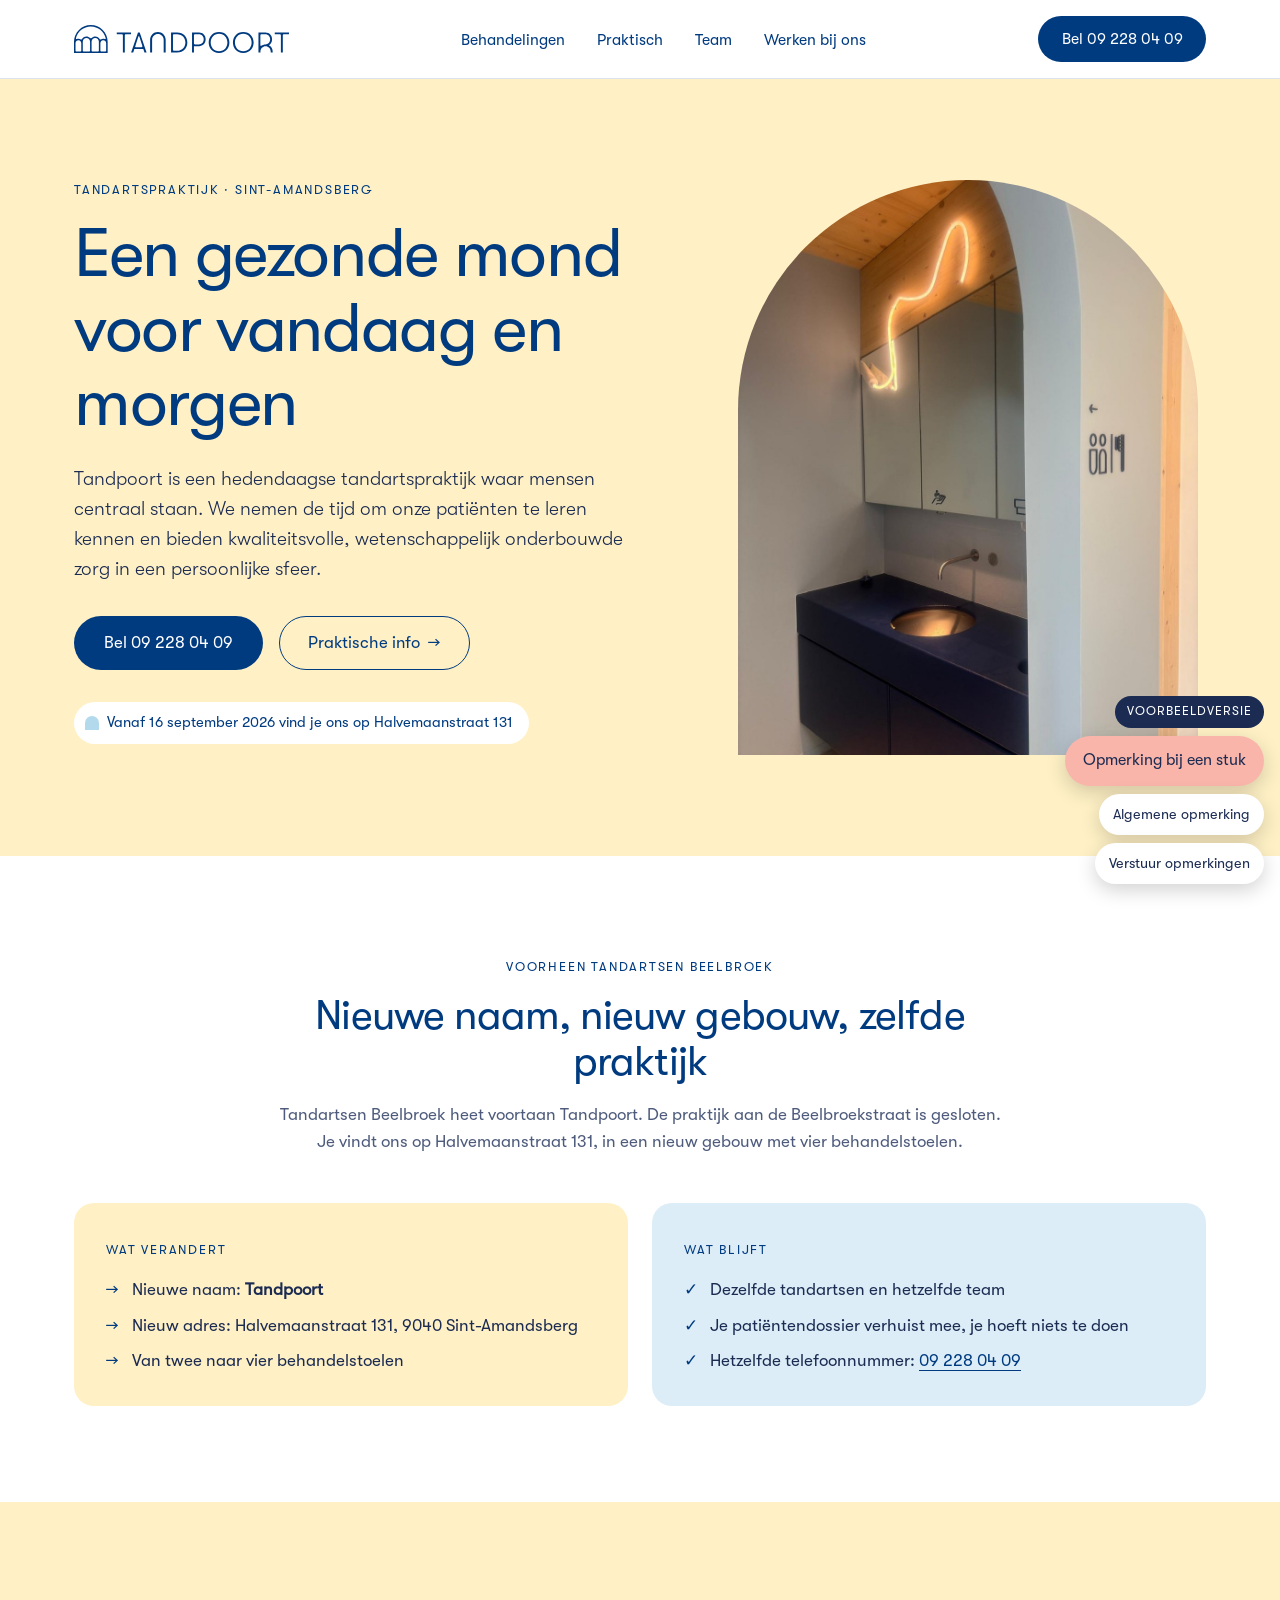
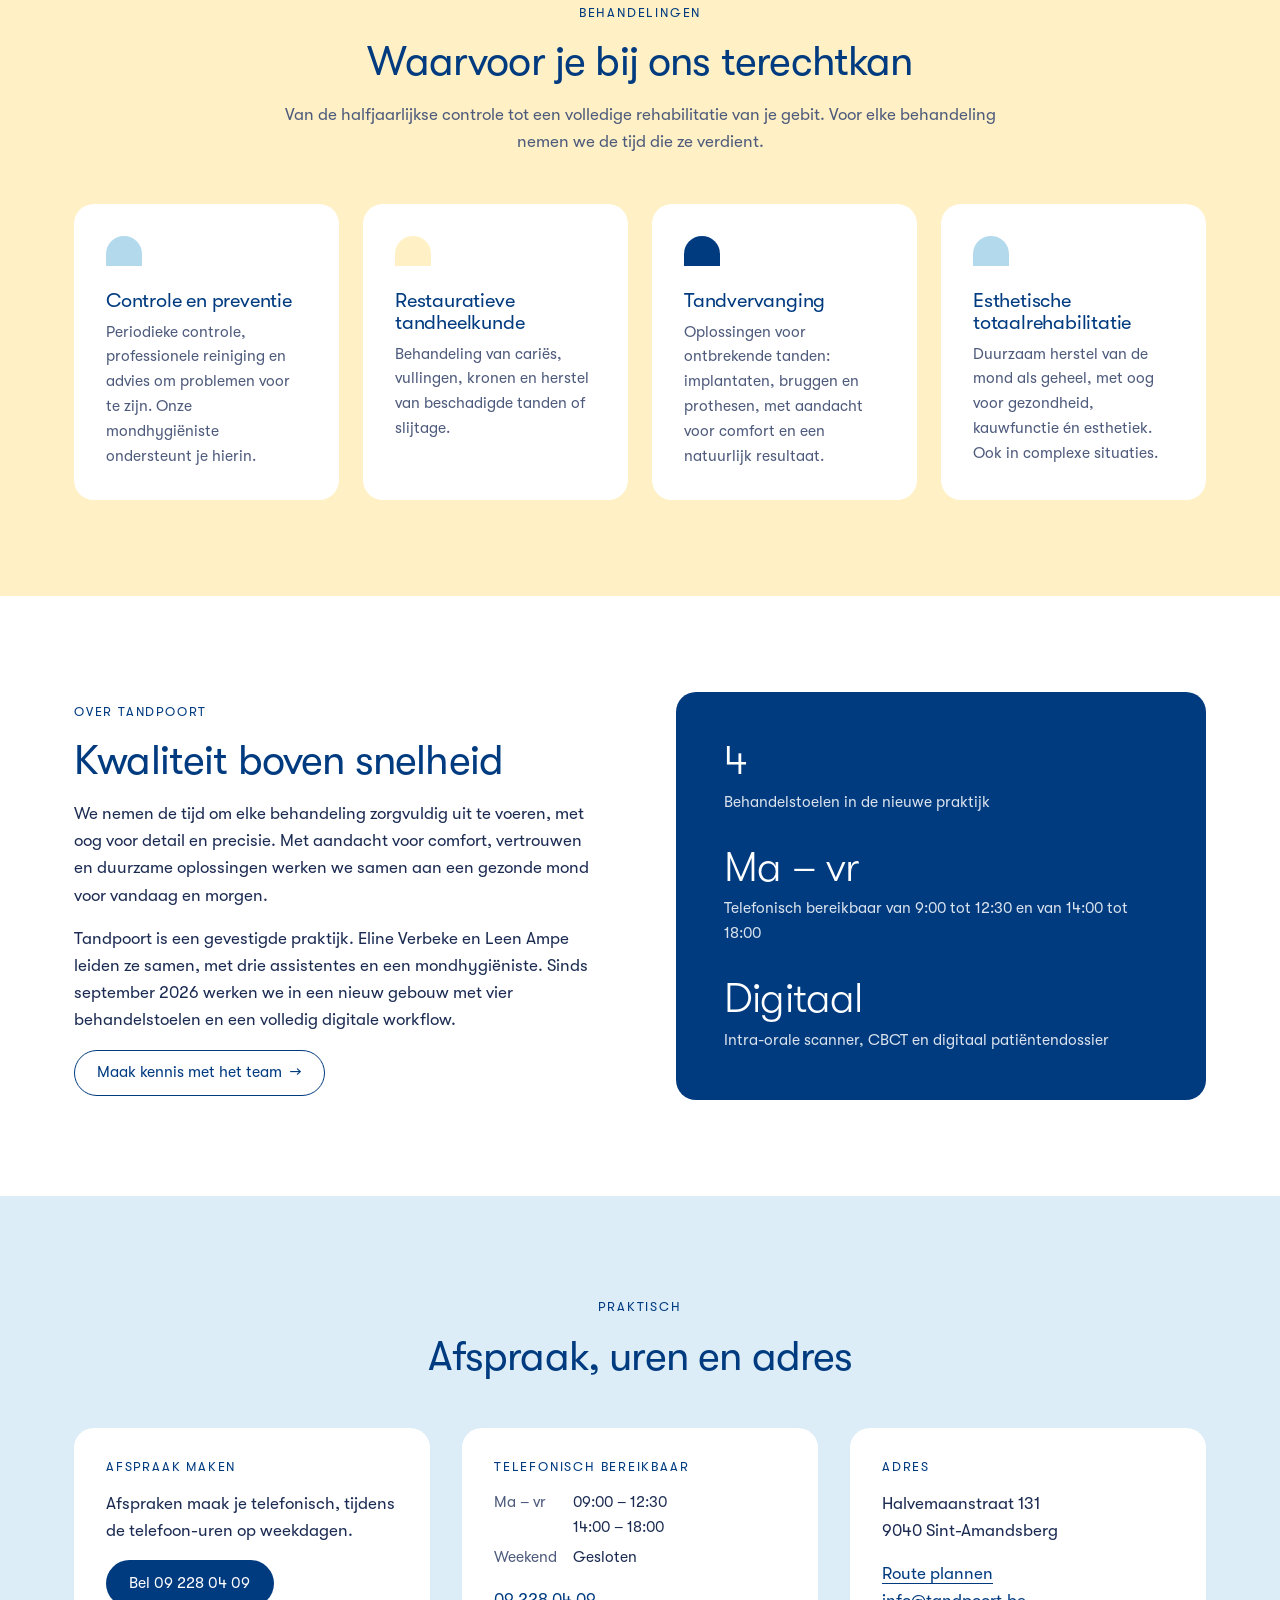
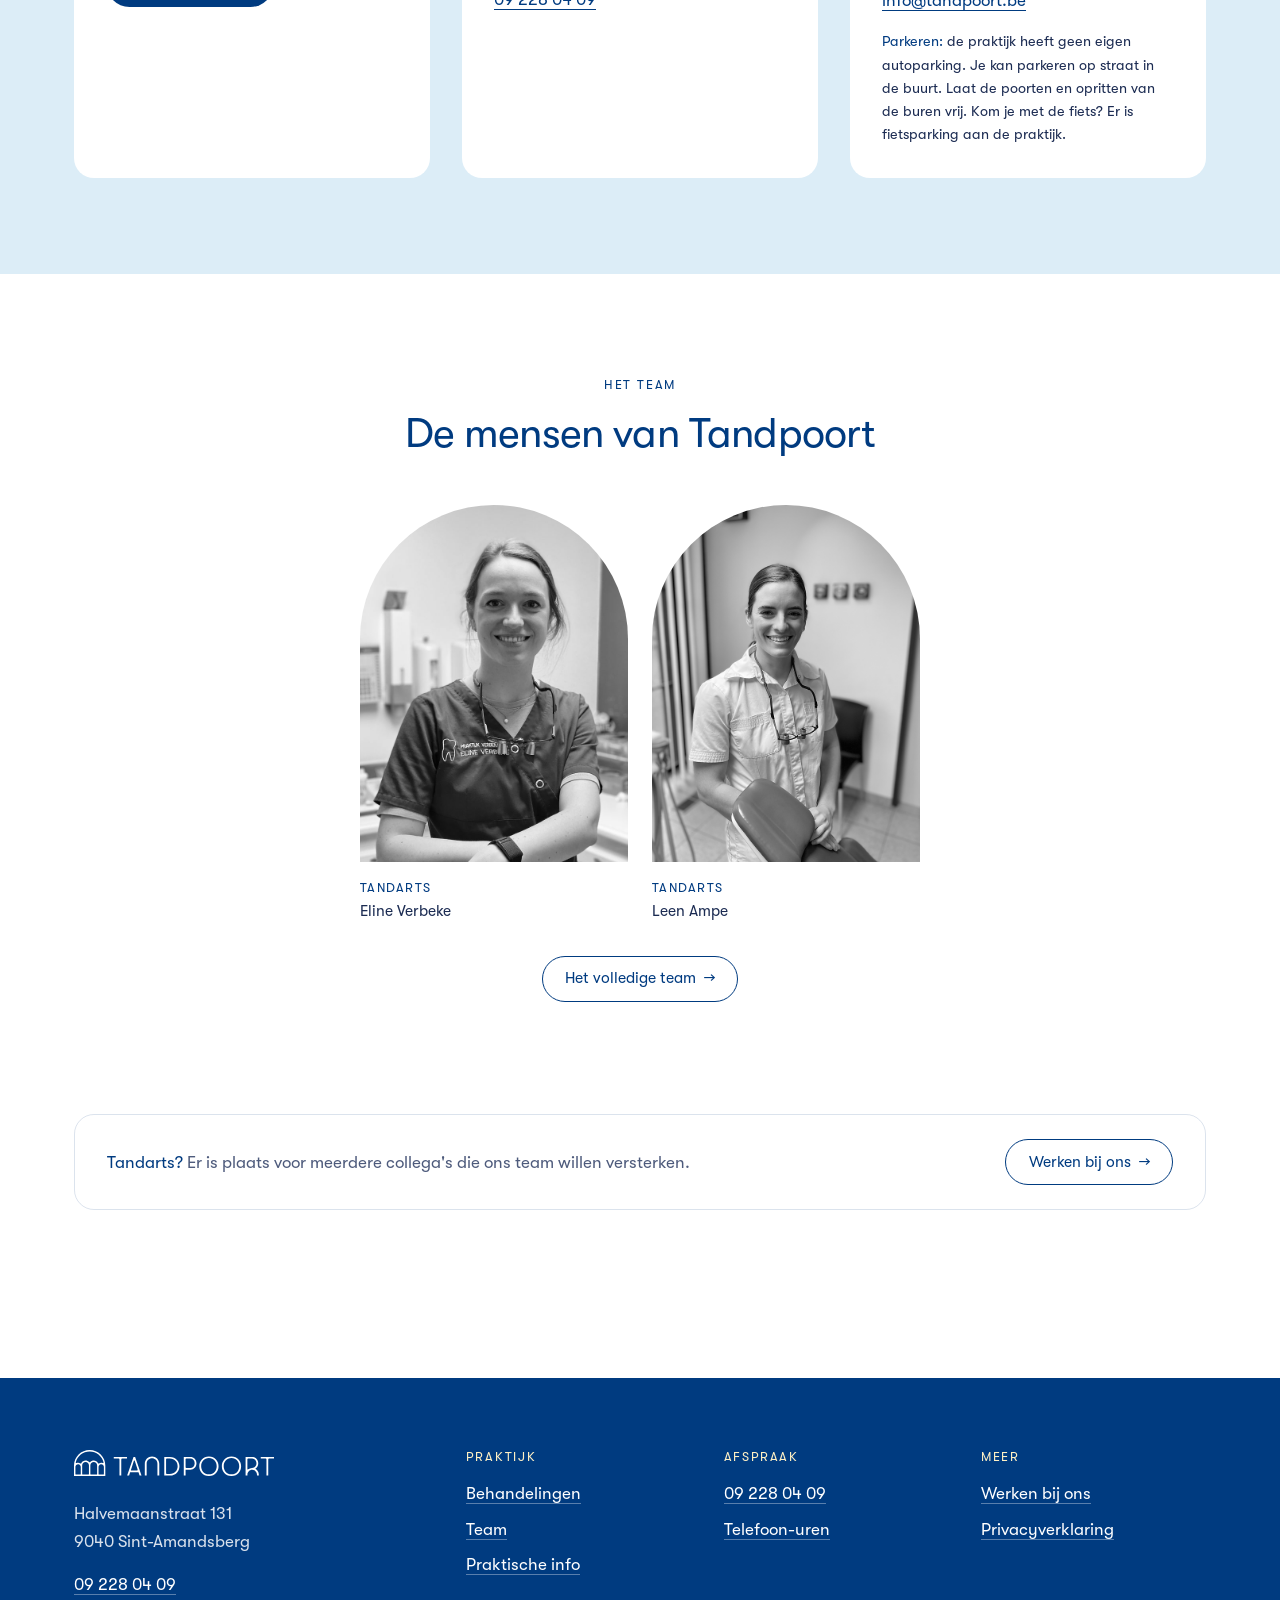
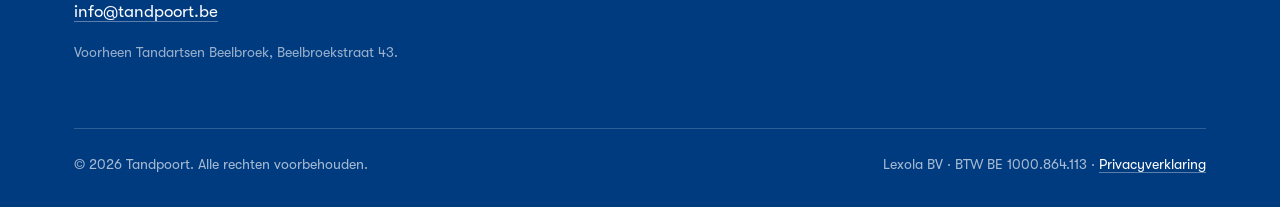
<file: index.html>
<!DOCTYPE html>
<html lang="nl">
<head>
  <meta charset="UTF-8" />
  <meta name="viewport" content="width=device-width, initial-scale=1.0" />
  <meta name="robots" content="noindex, nofollow" />
  <title>Voorbeeld · Tandpoort | Tandartspraktijk in Sint-Amandsberg</title>
  <meta name="description" content="Tandpoort is een hedendaagse tandartspraktijk in Sint-Amandsberg (Gent), Halvemaanstraat 131. Voorheen Tandartsen Beelbroek. Controle en preventie, restauratieve tandheelkunde, tandvervanging en esthetische totaalrehabilitatie." />
  <link rel="icon" type="image/png" href="favicon.png" />
  <link rel="apple-touch-icon" href="apple-touch-icon.png" />
  <link rel="preload" href="fonts/GT-Walsheim-Regular.woff2" as="font" type="font/woff2" crossorigin />
  <link rel="stylesheet" href="css/styles.css" />
  <link rel="stylesheet" href="css/review.css" />
  <meta property="og:type" content="website" />
  <meta property="og:url" content="https://tandpoort.be/" />
  <meta property="og:title" content="Tandpoort | Tandartspraktijk in Sint-Amandsberg" />
  <meta property="og:description" content="Hedendaagse tandartspraktijk op Halvemaanstraat 131 in Sint-Amandsberg. Voorheen Tandartsen Beelbroek." />
  <meta property="og:image" content="https://tandpoort.be/images/og-image.jpg" />
  <meta property="og:image:width" content="1200" />
  <meta property="og:image:height" content="630" />
  <meta property="og:locale" content="nl_BE" />
  <meta property="og:site_name" content="Tandpoort" />
  <meta name="twitter:card" content="summary_large_image" />
  <meta name="twitter:title" content="Tandpoort | Tandartspraktijk in Sint-Amandsberg" />
  <meta name="twitter:description" content="Hedendaagse tandartspraktijk op Halvemaanstraat 131 in Sint-Amandsberg. Voorheen Tandartsen Beelbroek." />
  <meta name="twitter:image" content="https://tandpoort.be/images/og-image.jpg" />
  <script type="application/ld+json">
  {
    "@context": "https://schema.org",
    "@type": "Dentist",
    "name": "Tandpoort",
    "alternateName": "Tandartsen Beelbroek",
    "description": "Hedendaagse tandartspraktijk in Sint-Amandsberg, Gent. Sinds 16 september 2026 op Halvemaanstraat 131, voorheen Tandartsen Beelbroek.",
    "url": "https://tandpoort.be",
    "image": "https://tandpoort.be/images/og-image.jpg",
    "logo": "https://tandpoort.be/images/brand/tandpoort-logo.png",
    "telephone": "+32-9-228-04-09",
    "email": "info@tandpoort.be",
    "address": {
      "@type": "PostalAddress",
      "streetAddress": "Halvemaanstraat 131",
      "addressLocality": "Sint-Amandsberg",
      "postalCode": "9040",
      "addressCountry": "BE"
    },
    "openingHoursSpecification": [
      {
        "@type": "OpeningHoursSpecification",
        "dayOfWeek": ["Monday", "Tuesday", "Wednesday", "Thursday", "Friday"],
        "opens": "09:00",
        "closes": "12:30"
      },
      {
        "@type": "OpeningHoursSpecification",
        "dayOfWeek": ["Monday", "Tuesday", "Wednesday", "Thursday", "Friday"],
        "opens": "14:00",
        "closes": "18:00"
      }
    ],
    "areaServed": {
      "@type": "City",
      "name": "Gent"
    },
    "priceRange": "€€",
    "medicalSpecialty": "Dentistry",
    "knowsLanguage": "nl"
  }
  </script>
</head>
<body>

  <!-- ============ NAV ============ -->
  <header class="site-nav" id="siteNav">
    <div class="site-nav__inner">
      <a class="site-nav__brand" href="index.html"><img src="images/brand/tandpoort-logo.svg" alt="Tandpoort" width="215" height="28" /></a>
      <nav aria-label="Hoofdmenu">
        <ul class="site-nav__links">
          <li><a href="index.html#behandelingen">Behandelingen</a></li>
          <li><a href="patienten.html">Praktisch</a></li>
          <li><a href="team.html">Team</a></li>
          <li><a href="werken-bij-ons.html">Werken bij ons</a></li>
        </ul>
      </nav>
      <a href="tel:+3292280409" class="btn btn--primary site-nav__cta">Bel 09 228 04 09</a>
      <button class="site-nav__toggle" aria-label="Menu" aria-expanded="false" id="navToggle">
        <span></span><span></span><span></span>
      </button>
    </div>
    <div class="site-nav__mobile">
      <ul>
        <li><a href="index.html#behandelingen">Behandelingen</a></li>
        <li><a href="patienten.html">Praktisch</a></li>
        <li><a href="team.html">Team</a></li>
        <li><a href="werken-bij-ons.html">Werken bij ons</a></li>
        <li><a href="tel:+3292280409" class="btn btn--primary">Bel 09 228 04 09</a></li>
      </ul>
    </div>
  </header>

  <!-- ============ HERO ============ -->
  <section class="hero">
    <div class="container">
      <div class="hero__grid">
        <div class="hero__content">
          <span class="eyebrow">Tandartspraktijk · Sint-Amandsberg</span>
          <h1 class="hero__title">Een gezonde mond voor vandaag en morgen</h1>
          <p class="lede hero__lede">
            Tandpoort is een hedendaagse tandartspraktijk waar mensen centraal staan. We nemen de tijd om onze patiënten te leren kennen en bieden kwaliteitsvolle, wetenschappelijk onderbouwde zorg in een persoonlijke sfeer.
          </p>
          <div class="hero__cta-row">
            <a href="tel:+3292280409" class="btn btn--primary btn--lg">Bel 09 228 04 09</a>
            <a href="patienten.html" class="btn btn--ghost btn--lg btn-arrow">Praktische info</a>
          </div>
          <p class="hero__note">Vanaf 16 september 2026 vind je ons op Halvemaanstraat 131</p>
        </div>
        <div class="hero__visual hero__visual--photo">
          <img src="images/praktijk-poetshoek.jpg" alt="Poetshoek in de praktijk: wastafel in kobaltblauw onder een boog, met neon-tandpasta op de houten wand" width="1000" height="1250" />
        </div>
      </div>
    </div>
  </section>

  <!-- ============ NIEUWE NAAM, ZELFDE PRAKTIJK ============ -->
  <section>
    <div class="container">
      <div class="section-header">
        <span class="eyebrow">Voorheen Tandartsen Beelbroek</span>
        <h2>Nieuwe naam, nieuw gebouw, zelfde praktijk</h2>
        <p>Tandartsen Beelbroek heet voortaan Tandpoort. De praktijk aan de Beelbroekstraat is gesloten. Je vindt ons op Halvemaanstraat 131, in een nieuw gebouw met vier behandelstoelen.</p>
      </div>
      <div class="grid grid-2">
        <div class="card card--butter">
          <span class="eyebrow">Wat verandert</span>
          <ul class="list-arrow">
            <li>Nieuwe naam: <strong>Tandpoort</strong></li>
            <li>Nieuw adres: Halvemaanstraat 131, 9040 Sint-Amandsberg</li>
            <li>Van twee naar vier behandelstoelen</li>
          </ul>
        </div>
        <div class="card card--blue-light">
          <span class="eyebrow">Wat blijft</span>
          <ul class="list-check">
            <li>Dezelfde tandartsen en hetzelfde team</li>
            <li>Je patiëntendossier verhuist mee, je hoeft niets te doen</li>
            <li>Hetzelfde telefoonnummer: <a href="tel:+3292280409">09 228 04 09</a></li>
          </ul>
        </div>
      </div>
    </div>
  </section>

  <!-- ============ BEHANDELINGEN ============ -->
  <section class="bg-butter" id="behandelingen">
    <div class="container">
      <div class="section-header">
        <span class="eyebrow">Behandelingen</span>
        <h2>Waarvoor je bij ons terechtkan</h2>
        <p>Van de halfjaarlijkse controle tot een volledige rehabilitatie van je gebit. Voor elke behandeling nemen we de tijd die ze verdient.</p>
      </div>
      <div class="treatments">
        <div class="card">
          <div class="card__mark"></div>
          <h3>Controle en preventie</h3>
          <p>Periodieke controle, professionele reiniging en advies om problemen voor te zijn. Onze mondhygiëniste ondersteunt je hierin.</p>
        </div>
        <div class="card">
          <div class="card__mark card__mark--butter"></div>
          <h3>Restauratieve tandheelkunde</h3>
          <p>Behandeling van cariës, vullingen, kronen en herstel van beschadigde tanden of slijtage.</p>
        </div>
        <div class="card">
          <div class="card__mark card__mark--blue"></div>
          <h3>Tandvervanging</h3>
          <p>Oplossingen voor ontbrekende tanden: implantaten, bruggen en prothesen, met aandacht voor comfort en een natuurlijk resultaat.</p>
        </div>
        <div class="card">
          <div class="card__mark"></div>
          <h3>Esthetische totaalrehabilitatie</h3>
          <p>Duurzaam herstel van de mond als geheel, met oog voor gezondheid, kauwfunctie én esthetiek. Ook in complexe situaties.</p>
        </div>
      </div>
    </div>
  </section>

  <!-- ============ OVER DE PRAKTIJK ============ -->
  <section>
    <div class="container">
      <div class="split">
        <div class="split__content">
          <span class="eyebrow">Over Tandpoort</span>
          <h2>Kwaliteit boven snelheid</h2>
          <p>
            We nemen de tijd om elke behandeling zorgvuldig uit te voeren, met oog voor detail en precisie. Met aandacht voor comfort, vertrouwen en duurzame oplossingen werken we samen aan een gezonde mond voor vandaag en morgen.
          </p>
          <p>
            Tandpoort is een gevestigde praktijk. Eline Verbeke en Leen Ampe leiden ze samen, met drie assistentes en een mondhygiëniste. Sinds september 2026 werken we in een nieuw gebouw met vier behandelstoelen en een volledig digitale workflow.
          </p>
          <a href="team.html" class="btn btn--ghost btn-arrow">Maak kennis met het team</a>
        </div>
        <div class="facts">
          <div class="facts__item">
            <span class="num">4</span>
            <p>Behandelstoelen in de nieuwe praktijk</p>
          </div>
          <div class="facts__item">
            <span class="num">Ma – vr</span>
            <p>Telefonisch bereikbaar van 9:00 tot 12:30 en van 14:00 tot 18:00</p>
          </div>
          <div class="facts__item">
            <span class="num">Digitaal</span>
            <p>Intra-orale scanner, CBCT en digitaal patiëntendossier</p>
          </div>
        </div>
      </div>
    </div>
  </section>

  <!-- ============ PRAKTISCH ============ -->
  <section class="bg-blue-light" id="contact">
    <div class="container">
      <div class="section-header">
        <span class="eyebrow">Praktisch</span>
        <h2>Afspraak, uren en adres</h2>
      </div>
      <div class="info-grid">
        <div class="info-block">
          <h3>Afspraak maken</h3>
          <p>Afspraken maak je telefonisch, tijdens de telefoon-uren op weekdagen.</p>
          <a href="tel:+3292280409" class="btn btn--primary">Bel 09 228 04 09</a>
        </div>
        <div class="info-block">
          <h3>Telefonisch bereikbaar</h3>
          <dl>
            <dt>Ma – vr</dt><dd>09:00 – 12:30<br>14:00 – 18:00</dd>
            <dt>Weekend</dt><dd>Gesloten</dd>
          </dl>
          <p style="margin-top: var(--space-3);"><a href="tel:+3292280409">09 228 04 09</a></p>
        </div>
        <div class="info-block">
          <h3>Adres</h3>
          <address>
            Halvemaanstraat 131<br>
            9040 Sint-Amandsberg
          </address>
          <p style="margin-top: var(--space-3);">
            <a href="https://www.google.com/maps/search/?api=1&query=Halvemaanstraat+131+9040+Sint-Amandsberg" target="_blank" rel="noopener">Route plannen</a><br>
            <a href="mailto:info@tandpoort.be">info@tandpoort.be</a>
          </p>
          <p class="muted" style="margin-top: var(--space-3); font-size: 0.9rem;">
            <strong style="font-weight: 500; color: var(--blue);">Parkeren:</strong> de praktijk heeft geen eigen autoparking. Je kan parkeren op straat in de buurt. Laat de poorten en opritten van de buren vrij. Kom je met de fiets? Er is fietsparking aan de praktijk.
          </p>
        </div>
      </div>
    </div>
  </section>

  <!-- ============ TEAM-TEASER ============ -->
  <section>
    <div class="container">
      <div class="section-header">
        <span class="eyebrow">Het team</span>
        <h2>De mensen van Tandpoort</h2>
      </div>
      <div class="team-teaser">
        <figure>
          <div class="arch"><img src="images/team-eline.jpg" alt="Eline Verbeke" style="aspect-ratio: 3/4; width: 100%; object-fit: cover;" /></div>
          <figcaption><small>Tandarts</small>Eline Verbeke</figcaption>
        </figure>
        <figure>
          <div class="arch"><img src="images/team-leen.jpg" alt="Leen Ampe" style="aspect-ratio: 3/4; width: 100%; object-fit: cover;" /></div>
          <figcaption><small>Tandarts</small>Leen Ampe</figcaption>
        </figure>
      </div>
      <p class="text-center" style="margin-top: var(--space-5);">
        <a href="team.html" class="btn btn--ghost btn-arrow">Het volledige team</a>
      </p>
    </div>
  </section>

  <!-- ============ VACATURE (BESCHEIDEN) ============ -->
  <section style="padding-top: 0;">
    <div class="container">
      <div class="recruit-strip">
        <p><strong>Tandarts?</strong> Er is plaats voor meerdere collega's die ons team willen versterken.</p>
        <a href="werken-bij-ons.html" class="btn btn--ghost btn-arrow">Werken bij ons</a>
      </div>
    </div>
  </section>

  <!-- ============ FOOTER ============ -->
  <footer class="site-footer">
    <div class="container">
      <div class="site-footer__grid">
        <div>
          <img src="images/brand/tandpoort-logo-wit.svg" alt="Tandpoort" class="site-footer__logo" width="200" height="26" />
          <address>
            Halvemaanstraat 131<br>
            9040 Sint-Amandsberg
          </address>
          <p>
            <a href="tel:+3292280409">09 228 04 09</a><br>
            <a href="mailto:info@tandpoort.be">info@tandpoort.be</a>
          </p>
          <p class="site-footer__note">Voorheen Tandartsen Beelbroek, Beelbroekstraat 43.</p>
        </div>
        <div>
          <h4>Praktijk</h4>
          <ul>
            <li><a href="index.html#behandelingen">Behandelingen</a></li>
            <li><a href="team.html">Team</a></li>
            <li><a href="patienten.html">Praktische info</a></li>
          </ul>
        </div>
        <div>
          <h4>Afspraak</h4>
          <ul>
            <li><a href="tel:+3292280409">09 228 04 09</a></li>
            <li><a href="patienten.html#telefoonuren">Telefoon-uren</a></li>
          </ul>
        </div>
        <div>
          <h4>Meer</h4>
          <ul>
            <li><a href="werken-bij-ons.html">Werken bij ons</a></li>
            <li><a href="privacy.html">Privacyverklaring</a></li>
          </ul>
        </div>
      </div>
      <div class="site-footer__bottom">
        <span>© <span id="year">2026</span> Tandpoort. Alle rechten voorbehouden.</span>
        <span>Lexola BV · BTW BE 1000.864.113 · <a href="privacy.html">Privacyverklaring</a></span>
      </div>
    </div>
  </footer>

    <script src="js/review.js"></script>
  <script src="js/main.js" defer></script>
</body>
</html>
</file>
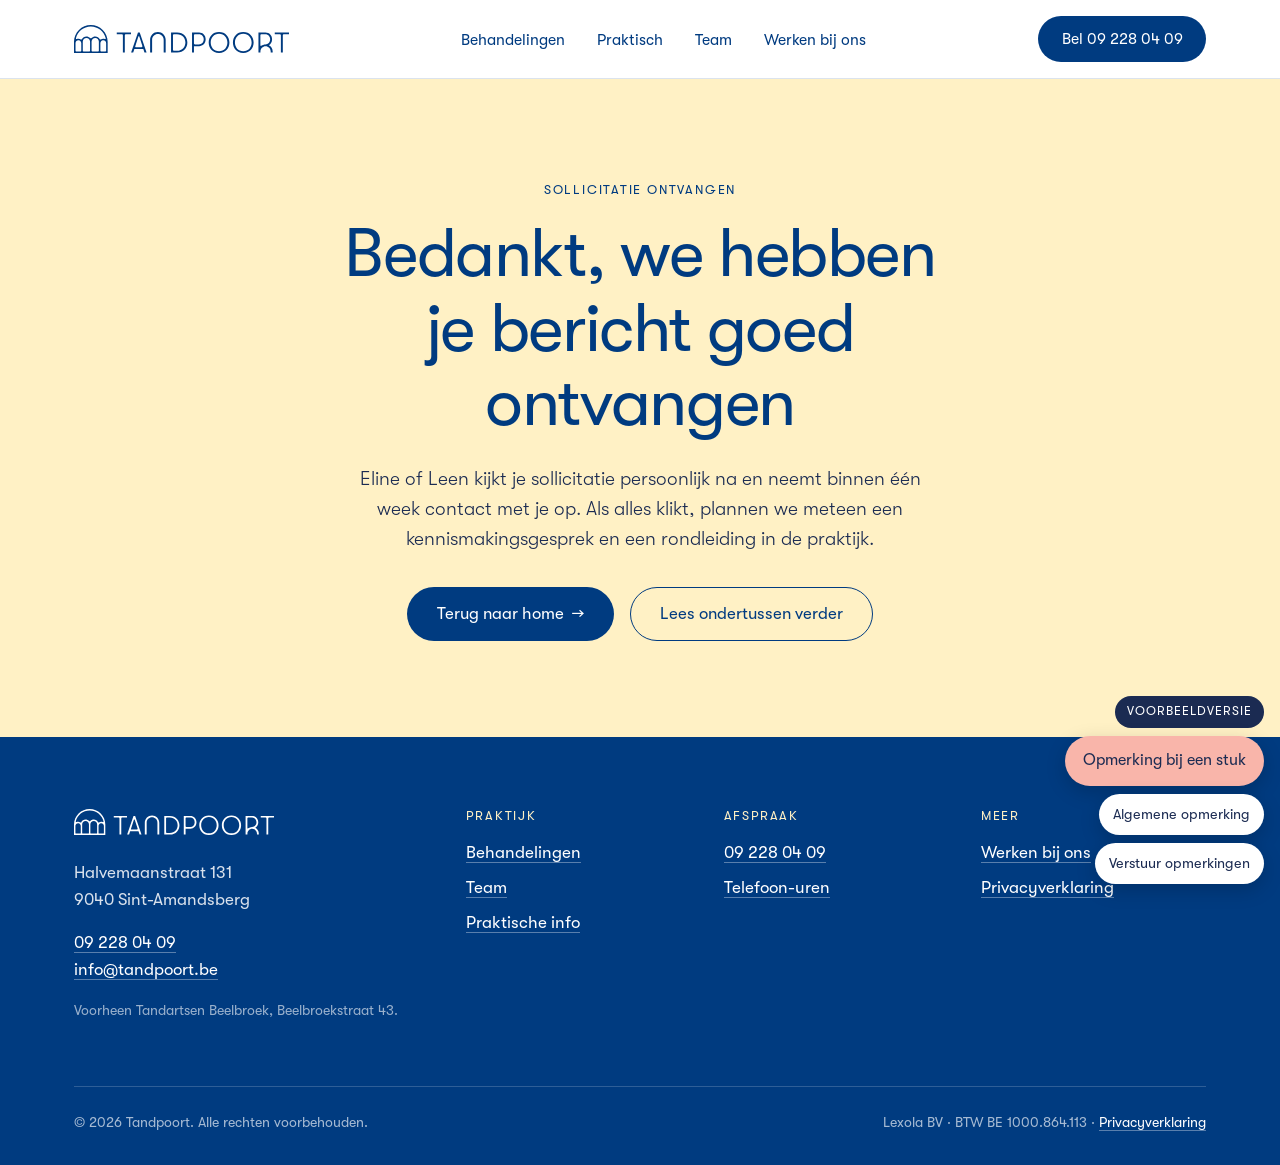
<file: bedankt.html>
<!DOCTYPE html>
<html lang="nl">
<head>
  <meta charset="UTF-8" />
  <meta name="viewport" content="width=device-width, initial-scale=1.0" />
  <meta name="robots" content="noindex, nofollow" />
  <title>Voorbeeld · Bedankt | Tandpoort</title>
  <meta name="description" content="We hebben je sollicitatie goed ontvangen." />
  <link rel="icon" type="image/png" href="favicon.png" />
  <link rel="apple-touch-icon" href="apple-touch-icon.png" />
  <link rel="preload" href="fonts/GT-Walsheim-Regular.woff2" as="font" type="font/woff2" crossorigin />
  <link rel="stylesheet" href="css/styles.css" />
  <link rel="stylesheet" href="css/review.css" />
</head>
<body>

  <!-- ============ NAV ============ -->
  <header class="site-nav" id="siteNav">
    <div class="site-nav__inner">
      <a class="site-nav__brand" href="index.html"><img src="images/brand/tandpoort-logo.svg" alt="Tandpoort" width="215" height="28" /></a>
      <nav aria-label="Hoofdmenu">
        <ul class="site-nav__links">
          <li><a href="index.html#behandelingen">Behandelingen</a></li>
          <li><a href="patienten.html">Praktisch</a></li>
          <li><a href="team.html">Team</a></li>
          <li><a href="werken-bij-ons.html">Werken bij ons</a></li>
        </ul>
      </nav>
      <a href="tel:+3292280409" class="btn btn--primary site-nav__cta">Bel 09 228 04 09</a>
      <button class="site-nav__toggle" aria-label="Menu" aria-expanded="false" id="navToggle">
        <span></span><span></span><span></span>
      </button>
    </div>
    <div class="site-nav__mobile">
      <ul>
        <li><a href="index.html#behandelingen">Behandelingen</a></li>
        <li><a href="patienten.html">Praktisch</a></li>
        <li><a href="team.html">Team</a></li>
        <li><a href="werken-bij-ons.html">Werken bij ons</a></li>
        <li><a href="tel:+3292280409" class="btn btn--primary">Bel 09 228 04 09</a></li>
      </ul>
    </div>
  </header>

  <!-- ============ BEDANKT ============ -->
  <section class="hero" style="min-height: 60vh;">
    <div class="container">
      <div class="hero__content" style="max-width: 38rem; margin: 0 auto; text-align: center;">
        <span class="eyebrow">Sollicitatie ontvangen</span>
        <h1 class="hero__title">Bedankt, we hebben je bericht goed ontvangen</h1>
        <p class="lede hero__lede">
          Eline of Leen kijkt je sollicitatie persoonlijk na en neemt binnen één week contact met je op. Als alles klikt, plannen we meteen een kennismakingsgesprek en een rondleiding in de praktijk.
        </p>
        <div class="hero__cta-row" style="justify-content: center;">
          <a href="index.html" class="btn btn--primary btn--lg btn-arrow">Terug naar home</a>
          <a href="werken-bij-ons.html#praktische-info" class="btn btn--ghost btn--lg">Lees ondertussen verder</a>
        </div>
      </div>
    </div>
  </section>

  <!-- ============ FOOTER ============ -->
  <footer class="site-footer" style="margin-top: 0;">
    <div class="container">
      <div class="site-footer__grid">
        <div>
          <img src="images/brand/tandpoort-logo-wit.svg" alt="Tandpoort" class="site-footer__logo" width="200" height="26" />
          <address>
            Halvemaanstraat 131<br>
            9040 Sint-Amandsberg
          </address>
          <p>
            <a href="tel:+3292280409">09 228 04 09</a><br>
            <a href="mailto:info@tandpoort.be">info@tandpoort.be</a>
          </p>
          <p class="site-footer__note">Voorheen Tandartsen Beelbroek, Beelbroekstraat 43.</p>
        </div>
        <div>
          <h4>Praktijk</h4>
          <ul>
            <li><a href="index.html#behandelingen">Behandelingen</a></li>
            <li><a href="team.html">Team</a></li>
            <li><a href="patienten.html">Praktische info</a></li>
          </ul>
        </div>
        <div>
          <h4>Afspraak</h4>
          <ul>
            <li><a href="tel:+3292280409">09 228 04 09</a></li>
            <li><a href="patienten.html#telefoonuren">Telefoon-uren</a></li>
          </ul>
        </div>
        <div>
          <h4>Meer</h4>
          <ul>
            <li><a href="werken-bij-ons.html">Werken bij ons</a></li>
            <li><a href="privacy.html">Privacyverklaring</a></li>
          </ul>
        </div>
      </div>
      <div class="site-footer__bottom">
        <span>© <span id="year">2026</span> Tandpoort. Alle rechten voorbehouden.</span>
        <span>Lexola BV · BTW BE 1000.864.113 · <a href="privacy.html">Privacyverklaring</a></span>
      </div>
    </div>
  </footer>

    <script src="js/review.js"></script>
  <script src="js/main.js" defer></script>
</body>
</html>
</file>
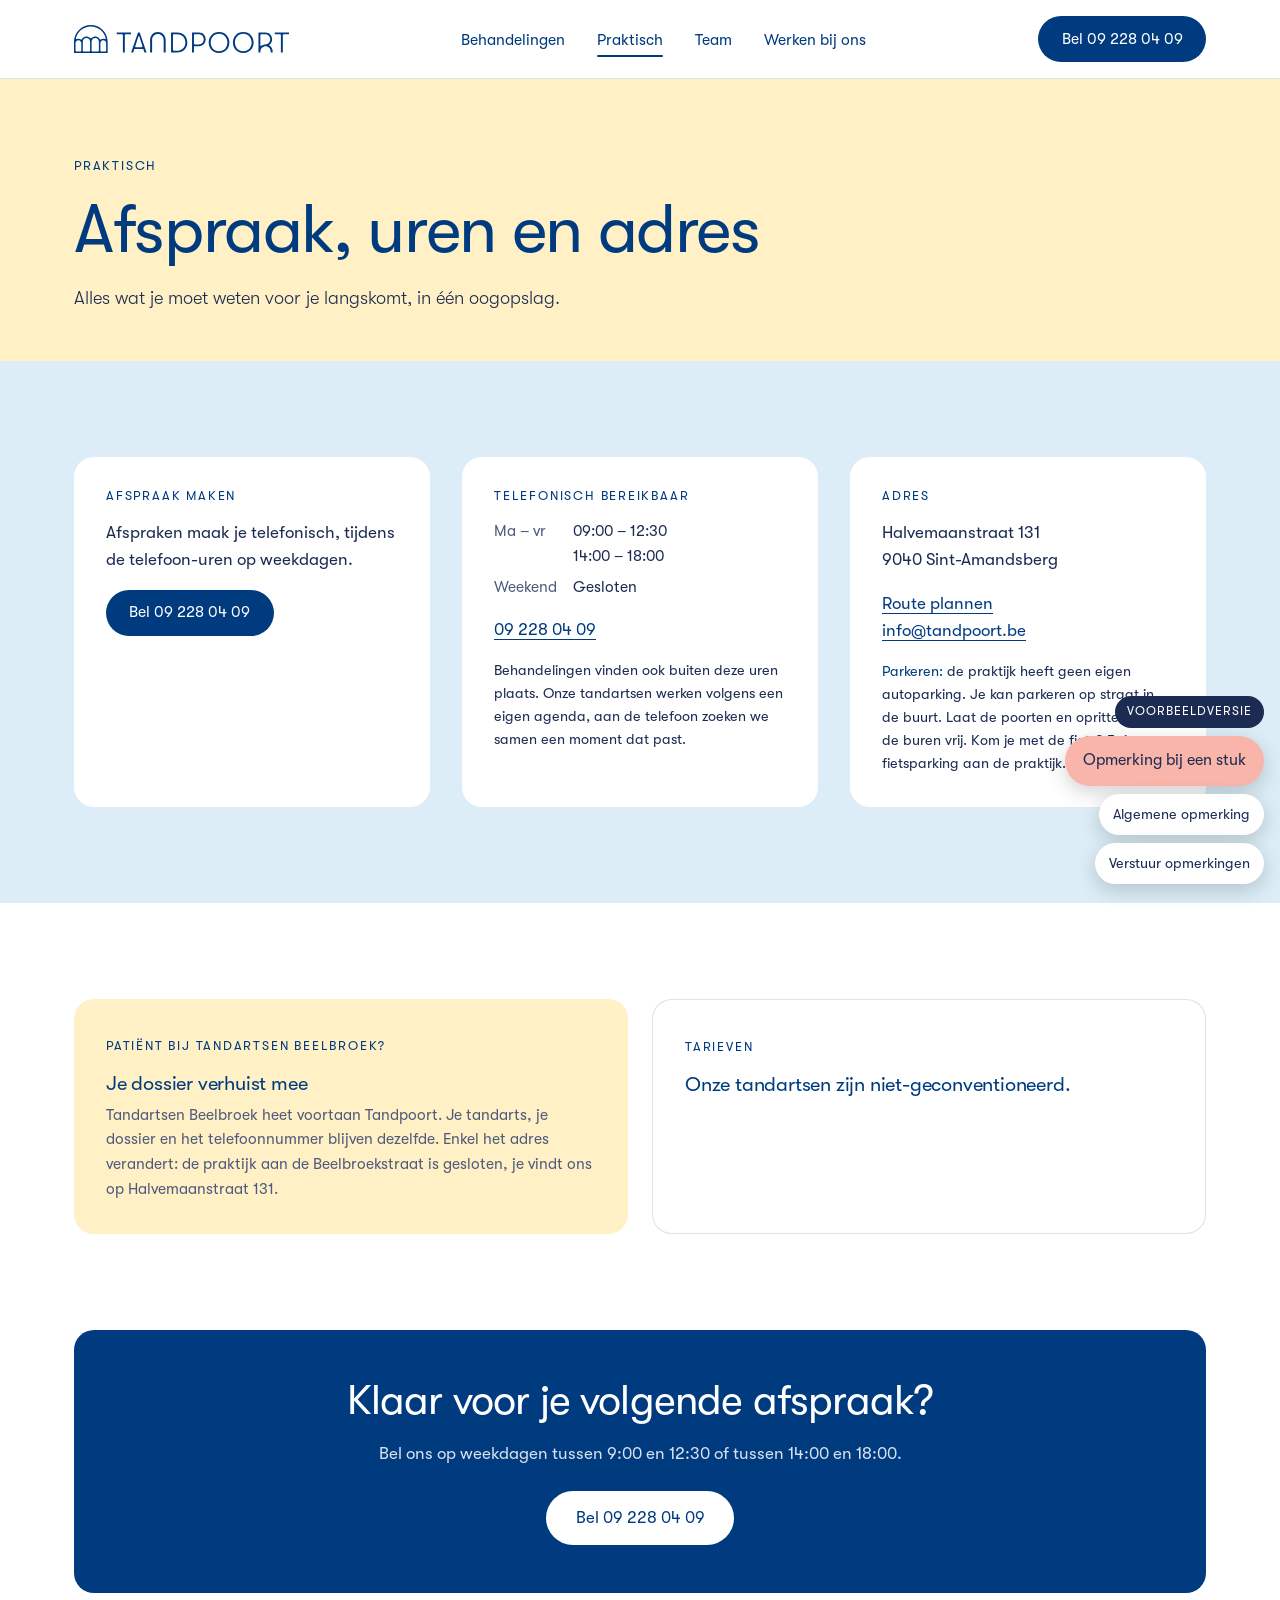
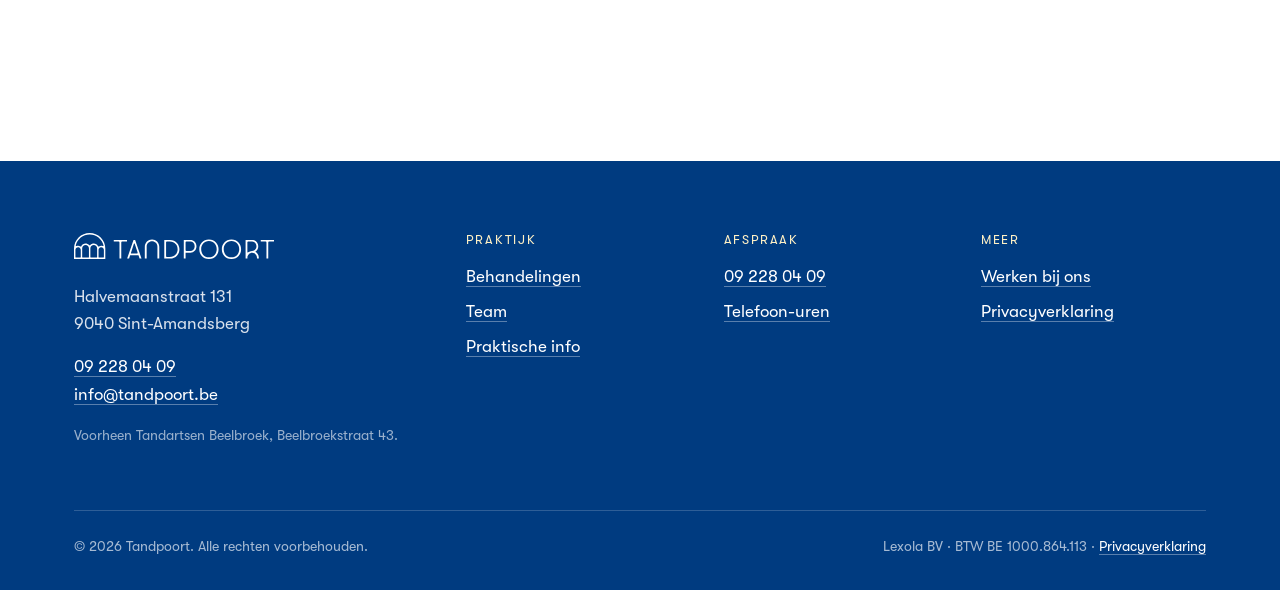
<file: patienten.html>
<!DOCTYPE html>
<html lang="nl">
<head>
  <meta charset="UTF-8" />
  <meta name="viewport" content="width=device-width, initial-scale=1.0" />
  <meta name="robots" content="noindex, nofollow" />
  <title>Voorbeeld · Praktische info | Tandpoort</title>
  <meta name="description" content="Afspraak maken, telefoon-uren, adres en tarieven van Tandpoort, tandartspraktijk op Halvemaanstraat 131 in Sint-Amandsberg. Voorheen Tandartsen Beelbroek." />
  <link rel="icon" type="image/png" href="favicon.png" />
  <link rel="apple-touch-icon" href="apple-touch-icon.png" />
  <link rel="preload" href="fonts/GT-Walsheim-Regular.woff2" as="font" type="font/woff2" crossorigin />
  <link rel="stylesheet" href="css/styles.css" />
  <link rel="stylesheet" href="css/review.css" />
  <meta property="og:type" content="website" />
  <meta property="og:url" content="https://tandpoort.be/patienten.html" />
  <meta property="og:title" content="Praktische info | Tandpoort in Sint-Amandsberg" />
  <meta property="og:description" content="Afspraak maken, telefoon-uren, adres en tarieven van Tandpoort, Halvemaanstraat 131 in Sint-Amandsberg." />
  <meta property="og:image" content="https://tandpoort.be/images/og-image.jpg" />
  <meta property="og:image:width" content="1200" />
  <meta property="og:image:height" content="630" />
  <meta property="og:locale" content="nl_BE" />
  <meta property="og:site_name" content="Tandpoort" />
  <meta name="twitter:card" content="summary_large_image" />
  <meta name="twitter:title" content="Praktische info | Tandpoort in Sint-Amandsberg" />
  <meta name="twitter:description" content="Afspraak maken, telefoon-uren, adres en tarieven van Tandpoort, Halvemaanstraat 131 in Sint-Amandsberg." />
  <meta name="twitter:image" content="https://tandpoort.be/images/og-image.jpg" />
  <script type="application/ld+json">
  {
    "@context": "https://schema.org",
    "@type": "Dentist",
    "name": "Tandpoort",
    "alternateName": "Tandartsen Beelbroek",
    "description": "Hedendaagse tandartspraktijk in Sint-Amandsberg, Gent. Sinds 16 september 2026 op Halvemaanstraat 131, voorheen Tandartsen Beelbroek.",
    "url": "https://tandpoort.be",
    "image": "https://tandpoort.be/images/og-image.jpg",
    "logo": "https://tandpoort.be/images/brand/tandpoort-logo.png",
    "telephone": "+32-9-228-04-09",
    "email": "info@tandpoort.be",
    "address": {
      "@type": "PostalAddress",
      "streetAddress": "Halvemaanstraat 131",
      "addressLocality": "Sint-Amandsberg",
      "postalCode": "9040",
      "addressCountry": "BE"
    },
    "openingHoursSpecification": [
      {
        "@type": "OpeningHoursSpecification",
        "dayOfWeek": ["Monday", "Tuesday", "Wednesday", "Thursday", "Friday"],
        "opens": "09:00",
        "closes": "12:30"
      },
      {
        "@type": "OpeningHoursSpecification",
        "dayOfWeek": ["Monday", "Tuesday", "Wednesday", "Thursday", "Friday"],
        "opens": "14:00",
        "closes": "18:00"
      }
    ],
    "areaServed": {
      "@type": "City",
      "name": "Gent"
    },
    "priceRange": "€€",
    "medicalSpecialty": "Dentistry",
    "knowsLanguage": "nl"
  }
  </script>
</head>
<body>

  <!-- ============ NAV ============ -->
  <header class="site-nav" id="siteNav">
    <div class="site-nav__inner">
      <a class="site-nav__brand" href="index.html"><img src="images/brand/tandpoort-logo.svg" alt="Tandpoort" width="215" height="28" /></a>
      <nav aria-label="Hoofdmenu">
        <ul class="site-nav__links">
          <li><a href="index.html#behandelingen">Behandelingen</a></li>
          <li><a href="patienten.html" class="is-active">Praktisch</a></li>
          <li><a href="team.html">Team</a></li>
          <li><a href="werken-bij-ons.html">Werken bij ons</a></li>
        </ul>
      </nav>
      <a href="tel:+3292280409" class="btn btn--primary site-nav__cta">Bel 09 228 04 09</a>
      <button class="site-nav__toggle" aria-label="Menu" aria-expanded="false" id="navToggle">
        <span></span><span></span><span></span>
      </button>
    </div>
    <div class="site-nav__mobile">
      <ul>
        <li><a href="index.html#behandelingen">Behandelingen</a></li>
        <li><a href="patienten.html">Praktisch</a></li>
        <li><a href="team.html">Team</a></li>
        <li><a href="werken-bij-ons.html">Werken bij ons</a></li>
        <li><a href="tel:+3292280409" class="btn btn--primary">Bel 09 228 04 09</a></li>
      </ul>
    </div>
  </header>

  <!-- ============ PAGE HEADER ============ -->
  <section class="page-header">
    <div class="container">
      <span class="eyebrow">Praktisch</span>
      <h1>Afspraak, uren en adres</h1>
      <p>Alles wat je moet weten voor je langskomt, in één oogopslag.</p>
    </div>
  </section>

  <!-- ============ AFSPRAAK / UREN / ADRES ============ -->
  <section class="bg-blue-light">
    <div class="container">
      <div class="info-grid">
        <div class="info-block">
          <h3>Afspraak maken</h3>
          <p>Afspraken maak je telefonisch, tijdens de telefoon-uren op weekdagen.</p>
          <a href="tel:+3292280409" class="btn btn--primary">Bel 09 228 04 09</a>
        </div>
        <div class="info-block" id="telefoonuren">
          <h3>Telefonisch bereikbaar</h3>
          <dl>
            <dt>Ma – vr</dt><dd>09:00 – 12:30<br>14:00 – 18:00</dd>
            <dt>Weekend</dt><dd>Gesloten</dd>
          </dl>
          <p style="margin-top: var(--space-3);"><a href="tel:+3292280409">09 228 04 09</a></p>
          <p class="muted" style="margin-top: var(--space-3); font-size: 0.9rem;">
            Behandelingen vinden ook buiten deze uren plaats. Onze tandartsen werken volgens een eigen agenda, aan de telefoon zoeken we samen een moment dat past.
          </p>
        </div>
        <div class="info-block">
          <h3>Adres</h3>
          <address>
            Halvemaanstraat 131<br>
            9040 Sint-Amandsberg
          </address>
          <p style="margin-top: var(--space-3);">
            <a href="https://www.google.com/maps/search/?api=1&query=Halvemaanstraat+131+9040+Sint-Amandsberg" target="_blank" rel="noopener">Route plannen</a><br>
            <a href="mailto:info@tandpoort.be">info@tandpoort.be</a>
          </p>
          <p class="muted" style="margin-top: var(--space-3); font-size: 0.9rem;">
            <strong style="font-weight: 500; color: var(--blue);">Parkeren:</strong> de praktijk heeft geen eigen autoparking. Je kan parkeren op straat in de buurt. Laat de poorten en opritten van de buren vrij. Kom je met de fiets? Er is fietsparking aan de praktijk.
          </p>
        </div>
      </div>
    </div>
  </section>

  <!-- ============ VOORHEEN BEELBROEK + TARIEVEN ============ -->
  <section>
    <div class="container">
      <div class="grid grid-2">
        <div class="card card--butter">
          <span class="eyebrow">Patiënt bij Tandartsen Beelbroek?</span>
          <h3>Je dossier verhuist mee</h3>
          <p>Tandartsen Beelbroek heet voortaan Tandpoort. Je tandarts, je dossier en het telefoonnummer blijven dezelfde. Enkel het adres verandert: de praktijk aan de Beelbroekstraat is gesloten, je vindt ons op Halvemaanstraat 131.</p>
        </div>
        <div class="card card--outline">
          <span class="eyebrow">Tarieven</span>
          <h3>Onze tandartsen zijn niet-geconventioneerd.</h3>
        </div>
      </div>
    </div>
  </section>

  <!-- ============ CTA ============ -->
  <section style="padding-top: 0;">
    <div class="container">
      <div class="cta-banner">
        <h2>Klaar voor je volgende afspraak?</h2>
        <p>Bel ons op weekdagen tussen 9:00 en 12:30 of tussen 14:00 en 18:00.</p>
        <div class="cta-banner__row">
          <a href="tel:+3292280409" class="btn btn--light btn--lg">Bel 09 228 04 09</a>
        </div>
      </div>
    </div>
  </section>

  <!-- ============ FOOTER ============ -->
  <footer class="site-footer">
    <div class="container">
      <div class="site-footer__grid">
        <div>
          <img src="images/brand/tandpoort-logo-wit.svg" alt="Tandpoort" class="site-footer__logo" width="200" height="26" />
          <address>
            Halvemaanstraat 131<br>
            9040 Sint-Amandsberg
          </address>
          <p>
            <a href="tel:+3292280409">09 228 04 09</a><br>
            <a href="mailto:info@tandpoort.be">info@tandpoort.be</a>
          </p>
          <p class="site-footer__note">Voorheen Tandartsen Beelbroek, Beelbroekstraat 43.</p>
        </div>
        <div>
          <h4>Praktijk</h4>
          <ul>
            <li><a href="index.html#behandelingen">Behandelingen</a></li>
            <li><a href="team.html">Team</a></li>
            <li><a href="patienten.html">Praktische info</a></li>
          </ul>
        </div>
        <div>
          <h4>Afspraak</h4>
          <ul>
            <li><a href="tel:+3292280409">09 228 04 09</a></li>
            <li><a href="patienten.html#telefoonuren">Telefoon-uren</a></li>
          </ul>
        </div>
        <div>
          <h4>Meer</h4>
          <ul>
            <li><a href="werken-bij-ons.html">Werken bij ons</a></li>
            <li><a href="privacy.html">Privacyverklaring</a></li>
          </ul>
        </div>
      </div>
      <div class="site-footer__bottom">
        <span>© <span id="year">2026</span> Tandpoort. Alle rechten voorbehouden.</span>
        <span>Lexola BV · BTW BE 1000.864.113 · <a href="privacy.html">Privacyverklaring</a></span>
      </div>
    </div>
  </footer>

    <script src="js/review.js"></script>
  <script src="js/main.js" defer></script>
</body>
</html>
</file>
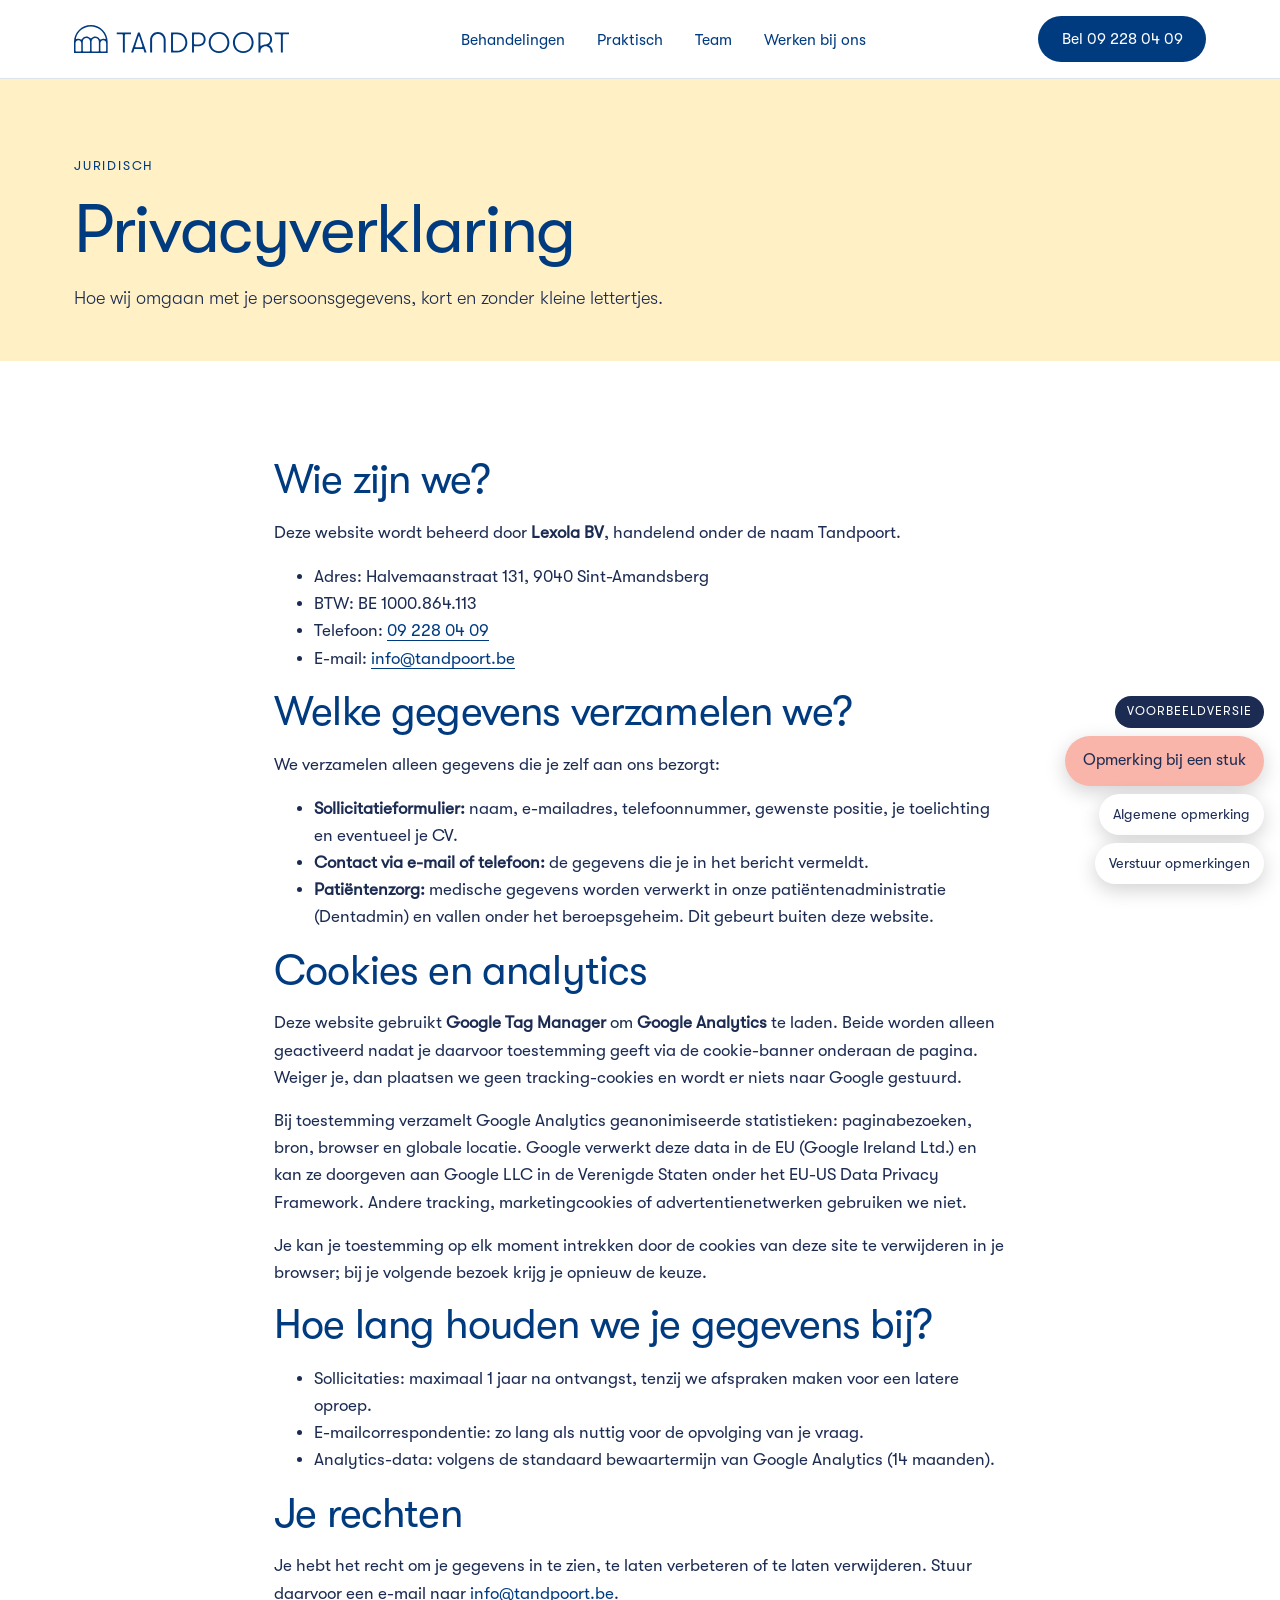
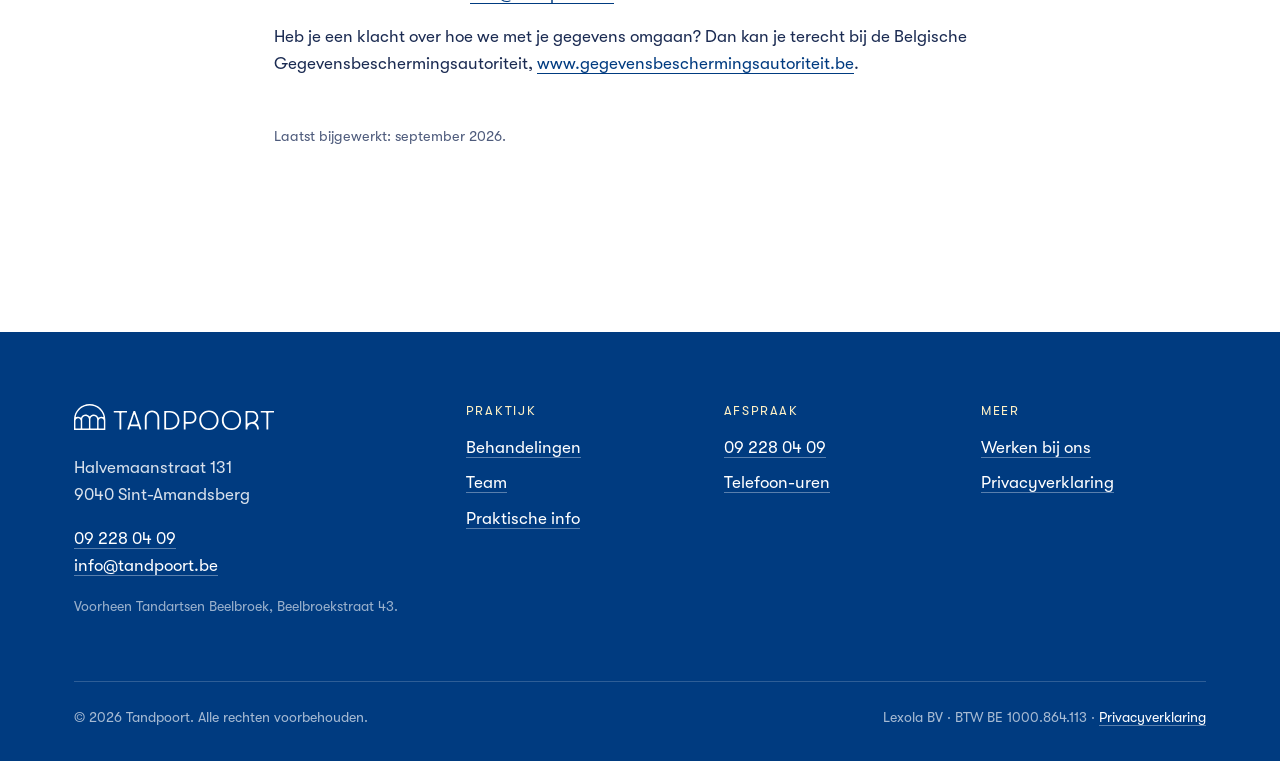
<file: privacy.html>
<!DOCTYPE html>
<html lang="nl">
<head>
  <meta charset="UTF-8" />
  <meta name="viewport" content="width=device-width, initial-scale=1.0" />
  <meta name="robots" content="noindex, nofollow" />
  <title>Voorbeeld · Privacyverklaring | Tandpoort</title>
  <meta name="description" content="Privacyverklaring van Tandpoort (Lexola BV), welke gegevens we verwerken en waarom." />
  <link rel="icon" type="image/png" href="favicon.png" />
  <link rel="apple-touch-icon" href="apple-touch-icon.png" />
  <link rel="preload" href="fonts/GT-Walsheim-Regular.woff2" as="font" type="font/woff2" crossorigin />
  <link rel="stylesheet" href="css/styles.css" />
  <link rel="stylesheet" href="css/review.css" />
  <meta property="og:type" content="website" />
  <meta property="og:url" content="https://tandpoort.be/privacy.html" />
  <meta property="og:title" content="Privacyverklaring | Tandpoort" />
  <meta property="og:description" content="Hoe Tandpoort omgaat met persoonsgegevens. Cookies, analytics, sollicitaties." />
  <meta property="og:image" content="https://tandpoort.be/images/og-image.jpg" />
  <meta property="og:image:width" content="1200" />
  <meta property="og:image:height" content="630" />
  <meta property="og:locale" content="nl_BE" />
  <meta property="og:site_name" content="Tandpoort" />
  <meta name="twitter:card" content="summary_large_image" />
  <meta name="twitter:title" content="Privacyverklaring | Tandpoort" />
  <meta name="twitter:description" content="Hoe Tandpoort omgaat met persoonsgegevens. Cookies, analytics, sollicitaties." />
  <meta name="twitter:image" content="https://tandpoort.be/images/og-image.jpg" />
  <script type="application/ld+json">
  {
    "@context": "https://schema.org",
    "@type": "Dentist",
    "name": "Tandpoort",
    "alternateName": "Tandartsen Beelbroek",
    "description": "Hedendaagse tandartspraktijk in Sint-Amandsberg, Gent. Sinds 16 september 2026 op Halvemaanstraat 131, voorheen Tandartsen Beelbroek.",
    "url": "https://tandpoort.be",
    "image": "https://tandpoort.be/images/og-image.jpg",
    "logo": "https://tandpoort.be/images/brand/tandpoort-logo.png",
    "telephone": "+32-9-228-04-09",
    "email": "info@tandpoort.be",
    "address": {
      "@type": "PostalAddress",
      "streetAddress": "Halvemaanstraat 131",
      "addressLocality": "Sint-Amandsberg",
      "postalCode": "9040",
      "addressCountry": "BE"
    },
    "openingHoursSpecification": [
      {
        "@type": "OpeningHoursSpecification",
        "dayOfWeek": ["Monday", "Tuesday", "Wednesday", "Thursday", "Friday"],
        "opens": "09:00",
        "closes": "12:30"
      },
      {
        "@type": "OpeningHoursSpecification",
        "dayOfWeek": ["Monday", "Tuesday", "Wednesday", "Thursday", "Friday"],
        "opens": "14:00",
        "closes": "18:00"
      }
    ],
    "areaServed": {
      "@type": "City",
      "name": "Gent"
    },
    "priceRange": "€€",
    "medicalSpecialty": "Dentistry",
    "knowsLanguage": "nl"
  }
  </script>
</head>
<body>

  <!-- ============ NAV ============ -->
  <header class="site-nav" id="siteNav">
    <div class="site-nav__inner">
      <a class="site-nav__brand" href="index.html"><img src="images/brand/tandpoort-logo.svg" alt="Tandpoort" width="215" height="28" /></a>
      <nav aria-label="Hoofdmenu">
        <ul class="site-nav__links">
          <li><a href="index.html#behandelingen">Behandelingen</a></li>
          <li><a href="patienten.html">Praktisch</a></li>
          <li><a href="team.html">Team</a></li>
          <li><a href="werken-bij-ons.html">Werken bij ons</a></li>
        </ul>
      </nav>
      <a href="tel:+3292280409" class="btn btn--primary site-nav__cta">Bel 09 228 04 09</a>
      <button class="site-nav__toggle" aria-label="Menu" aria-expanded="false" id="navToggle">
        <span></span><span></span><span></span>
      </button>
    </div>
    <div class="site-nav__mobile">
      <ul>
        <li><a href="index.html#behandelingen">Behandelingen</a></li>
        <li><a href="patienten.html">Praktisch</a></li>
        <li><a href="team.html">Team</a></li>
        <li><a href="werken-bij-ons.html">Werken bij ons</a></li>
        <li><a href="tel:+3292280409" class="btn btn--primary">Bel 09 228 04 09</a></li>
      </ul>
    </div>
  </header>

  <!-- ============ PAGE HEADER ============ -->
  <section class="page-header">
    <div class="container">
      <span class="eyebrow">Juridisch</span>
      <h1>Privacyverklaring</h1>
      <p>Hoe wij omgaan met je persoonsgegevens, kort en zonder kleine lettertjes.</p>
    </div>
  </section>

  <!-- ============ INHOUD ============ -->
  <section>
    <div class="container-narrow">

      <h2>Wie zijn we?</h2>
      <p>
        Deze website wordt beheerd door <strong>Lexola BV</strong>, handelend onder de naam Tandpoort.
      </p>
      <ul>
        <li>Adres: Halvemaanstraat 131, 9040 Sint-Amandsberg</li>
        <li>BTW: BE 1000.864.113</li>
        <li>Telefoon: <a href="tel:+3292280409">09 228 04 09</a></li>
        <li>E-mail: <a href="mailto:info@tandpoort.be">info@tandpoort.be</a></li>
      </ul>

      <h2>Welke gegevens verzamelen we?</h2>
      <p>We verzamelen alleen gegevens die je zelf aan ons bezorgt:</p>
      <ul>
        <li><strong>Sollicitatieformulier:</strong> naam, e-mailadres, telefoonnummer, gewenste positie, je toelichting en eventueel je CV.</li>
        <li><strong>Contact via e-mail of telefoon:</strong> de gegevens die je in het bericht vermeldt.</li>
        <li><strong>Patiëntenzorg:</strong> medische gegevens worden verwerkt in onze patiëntenadministratie (Dentadmin) en vallen onder het beroepsgeheim. Dit gebeurt buiten deze website.</li>
      </ul>

      <h2>Cookies en analytics</h2>
      <p>
        Deze website gebruikt <strong>Google Tag Manager</strong> om <strong>Google Analytics</strong> te laden. Beide worden alleen geactiveerd nadat je daarvoor toestemming geeft via de cookie-banner onderaan de pagina. Weiger je, dan plaatsen we geen tracking-cookies en wordt er niets naar Google gestuurd.
      </p>
      <p>
        Bij toestemming verzamelt Google Analytics geanonimiseerde statistieken: paginabezoeken, bron, browser en globale locatie. Google verwerkt deze data in de EU (Google Ireland Ltd.) en kan ze doorgeven aan Google LLC in de Verenigde Staten onder het EU-US Data Privacy Framework. Andere tracking, marketingcookies of advertentienetwerken gebruiken we niet.
      </p>
      <p>
        Je kan je toestemming op elk moment intrekken door de cookies van deze site te verwijderen in je browser; bij je volgende bezoek krijg je opnieuw de keuze.
      </p>

      <h2>Hoe lang houden we je gegevens bij?</h2>
      <ul>
        <li>Sollicitaties: maximaal 1 jaar na ontvangst, tenzij we afspraken maken voor een latere oproep.</li>
        <li>E-mailcorrespondentie: zo lang als nuttig voor de opvolging van je vraag.</li>
        <li>Analytics-data: volgens de standaard bewaartermijn van Google Analytics (14 maanden).</li>
      </ul>

      <h2>Je rechten</h2>
      <p>
        Je hebt het recht om je gegevens in te zien, te laten verbeteren of te laten verwijderen. Stuur daarvoor een e-mail naar <a href="mailto:info@tandpoort.be">info@tandpoort.be</a>.
      </p>
      <p>
        Heb je een klacht over hoe we met je gegevens omgaan? Dan kan je terecht bij de Belgische Gegevensbeschermingsautoriteit, <a href="https://www.gegevensbeschermingsautoriteit.be" target="_blank" rel="noopener">www.gegevensbeschermingsautoriteit.be</a>.
      </p>

      <p class="muted" style="margin-top: var(--space-6); font-size: 0.9rem;">
        Laatst bijgewerkt: september 2026.
      </p>
    </div>
  </section>

  <!-- ============ FOOTER ============ -->
  <footer class="site-footer">
    <div class="container">
      <div class="site-footer__grid">
        <div>
          <img src="images/brand/tandpoort-logo-wit.svg" alt="Tandpoort" class="site-footer__logo" width="200" height="26" />
          <address>
            Halvemaanstraat 131<br>
            9040 Sint-Amandsberg
          </address>
          <p>
            <a href="tel:+3292280409">09 228 04 09</a><br>
            <a href="mailto:info@tandpoort.be">info@tandpoort.be</a>
          </p>
          <p class="site-footer__note">Voorheen Tandartsen Beelbroek, Beelbroekstraat 43.</p>
        </div>
        <div>
          <h4>Praktijk</h4>
          <ul>
            <li><a href="index.html#behandelingen">Behandelingen</a></li>
            <li><a href="team.html">Team</a></li>
            <li><a href="patienten.html">Praktische info</a></li>
          </ul>
        </div>
        <div>
          <h4>Afspraak</h4>
          <ul>
            <li><a href="tel:+3292280409">09 228 04 09</a></li>
            <li><a href="patienten.html#telefoonuren">Telefoon-uren</a></li>
          </ul>
        </div>
        <div>
          <h4>Meer</h4>
          <ul>
            <li><a href="werken-bij-ons.html">Werken bij ons</a></li>
            <li><a href="privacy.html">Privacyverklaring</a></li>
          </ul>
        </div>
      </div>
      <div class="site-footer__bottom">
        <span>© <span id="year">2026</span> Tandpoort. Alle rechten voorbehouden.</span>
        <span>Lexola BV · BTW BE 1000.864.113 · <a href="privacy.html">Privacyverklaring</a></span>
      </div>
    </div>
  </footer>

    <script src="js/review.js"></script>
  <script src="js/main.js" defer></script>
</body>
</html>
</file>
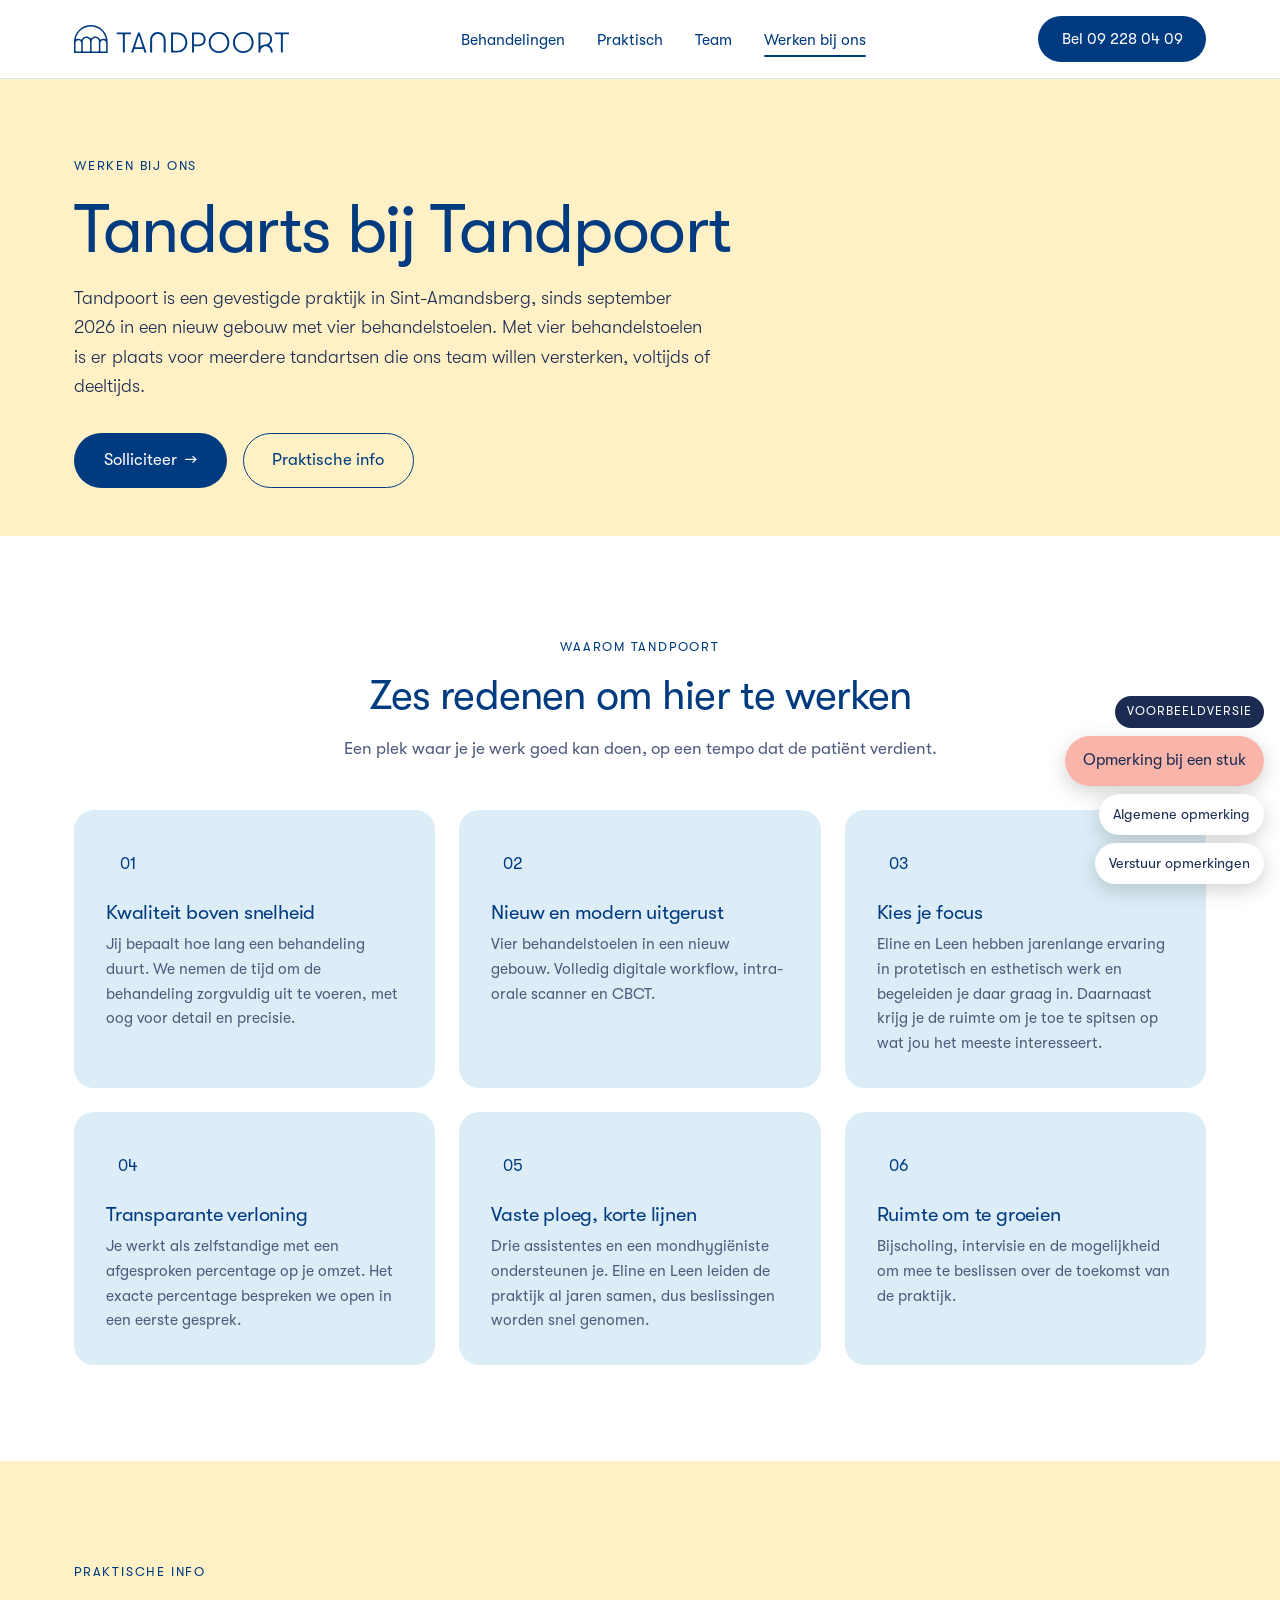
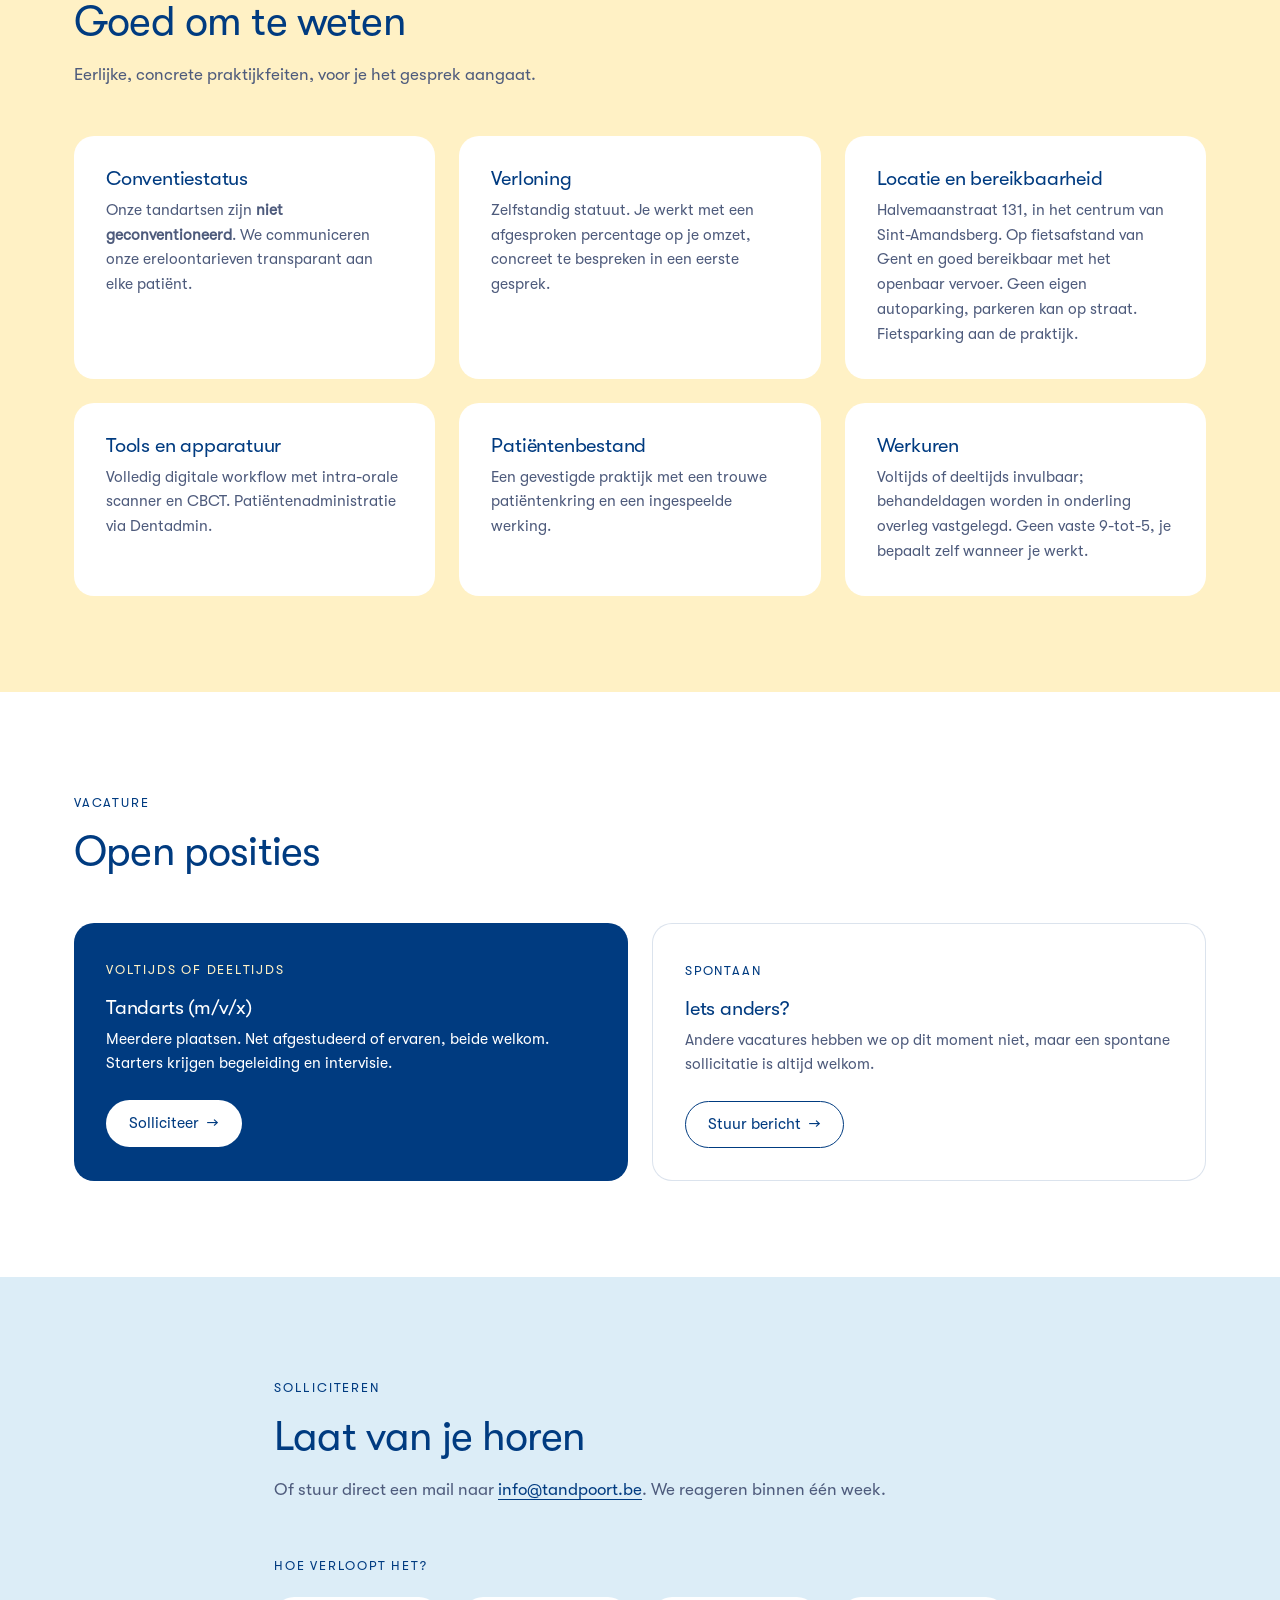
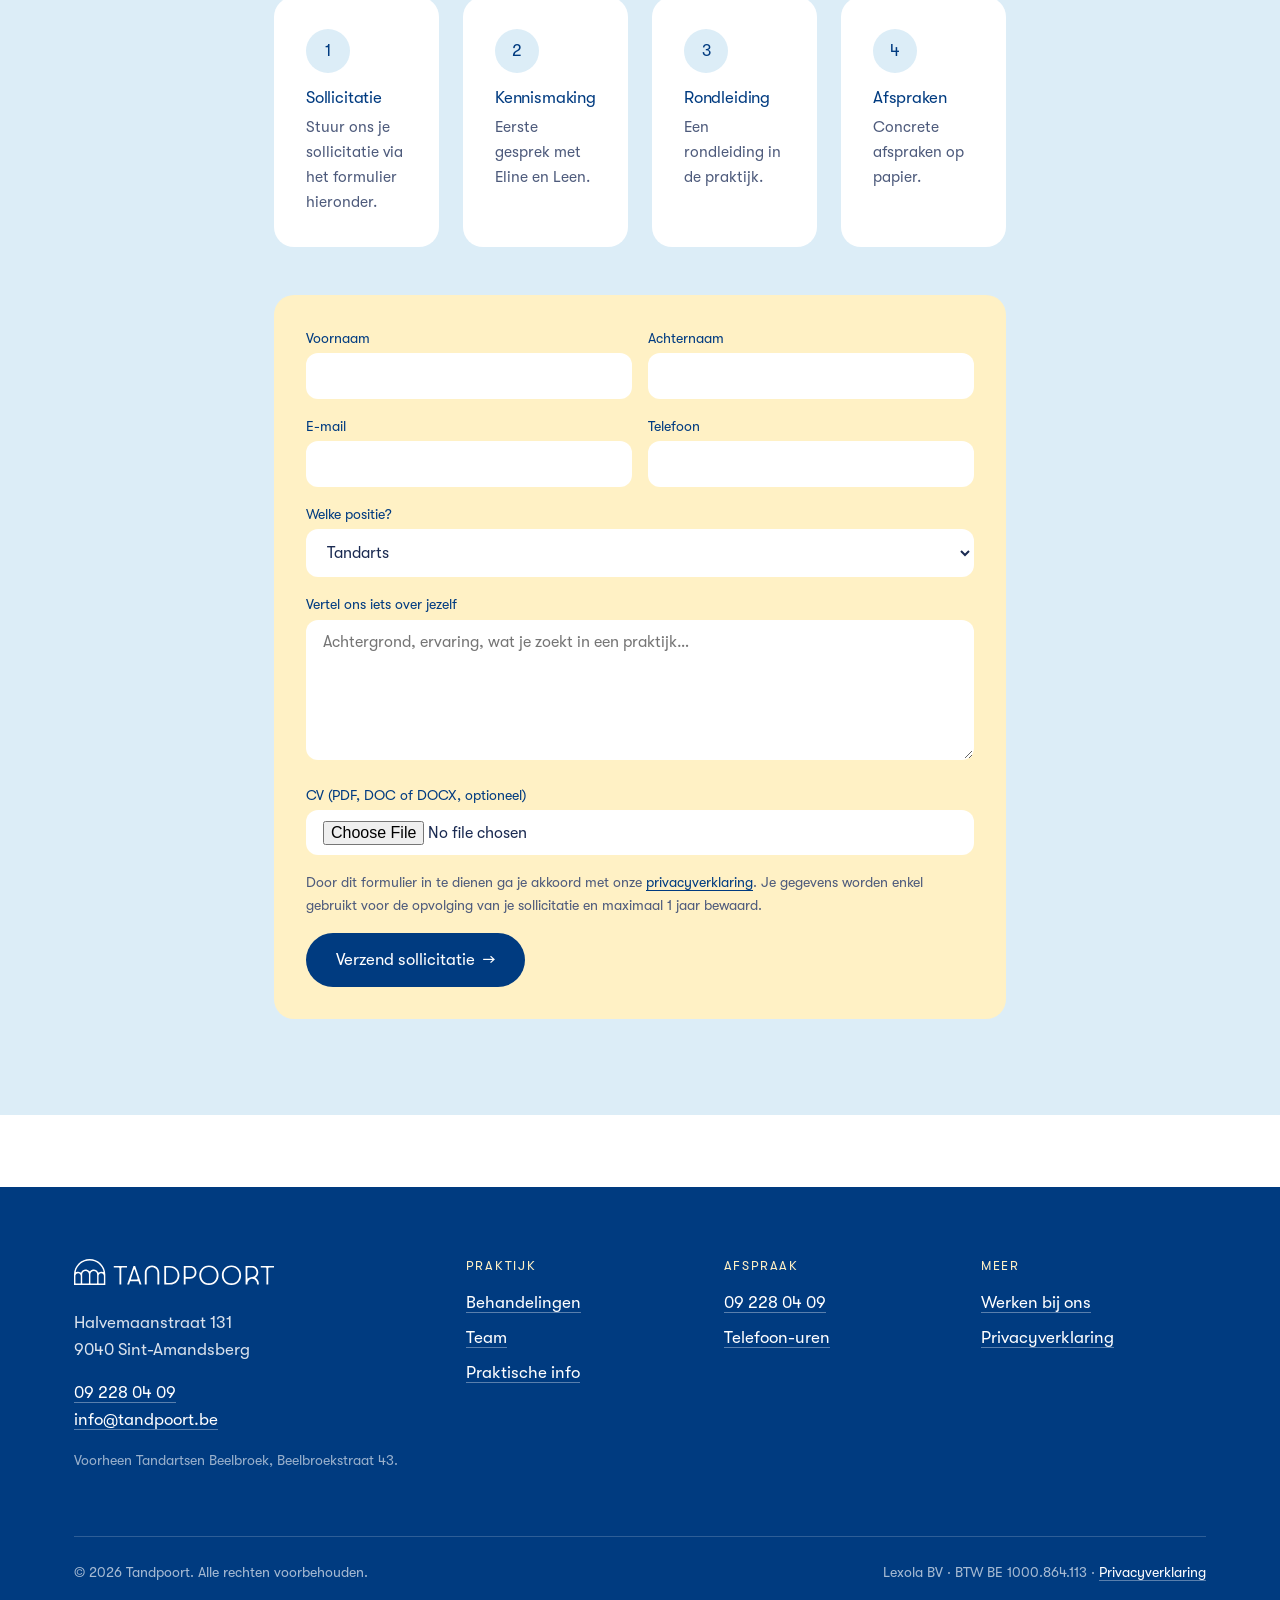
<file: werken-bij-ons.html>
<!DOCTYPE html>
<html lang="nl">
<head>
  <meta charset="UTF-8" />
  <meta name="viewport" content="width=device-width, initial-scale=1.0" />
  <meta name="robots" content="noindex, nofollow" />
  <title>Voorbeeld · Werken bij ons | Tandpoort</title>
  <meta name="description" content="Tandpoort in Sint-Amandsberg heeft plaats voor meerdere tandartsen. Gevestigde praktijk, nieuw gebouw met vier behandelstoelen, eigen agenda, transparante verloning en een ingespeelde ploeg." />
  <link rel="icon" type="image/png" href="favicon.png" />
  <link rel="apple-touch-icon" href="apple-touch-icon.png" />
  <link rel="preload" href="fonts/GT-Walsheim-Regular.woff2" as="font" type="font/woff2" crossorigin />
  <link rel="stylesheet" href="css/styles.css" />
  <link rel="stylesheet" href="css/review.css" />
  <meta property="og:type" content="website" />
  <meta property="og:url" content="https://tandpoort.be/werken-bij-ons.html" />
  <meta property="og:title" content="Tandarts bij Tandpoort | Werken bij ons" />
  <meta property="og:description" content="Plaats voor meerdere tandartsen in onze praktijk in Sint-Amandsberg. Eigen agenda, transparante verloning, vaste ploeg." />
  <meta property="og:image" content="https://tandpoort.be/images/og-image.jpg" />
  <meta property="og:image:width" content="1200" />
  <meta property="og:image:height" content="630" />
  <meta property="og:locale" content="nl_BE" />
  <meta property="og:site_name" content="Tandpoort" />
  <meta name="twitter:card" content="summary_large_image" />
  <meta name="twitter:title" content="Tandarts bij Tandpoort | Werken bij ons" />
  <meta name="twitter:description" content="Plaats voor meerdere tandartsen in onze praktijk in Sint-Amandsberg. Eigen agenda, transparante verloning, vaste ploeg." />
  <meta name="twitter:image" content="https://tandpoort.be/images/og-image.jpg" />
  <script type="application/ld+json">
  {
    "@context": "https://schema.org",
    "@type": "Dentist",
    "name": "Tandpoort",
    "alternateName": "Tandartsen Beelbroek",
    "description": "Hedendaagse tandartspraktijk in Sint-Amandsberg, Gent. Sinds 16 september 2026 op Halvemaanstraat 131, voorheen Tandartsen Beelbroek.",
    "url": "https://tandpoort.be",
    "image": "https://tandpoort.be/images/og-image.jpg",
    "logo": "https://tandpoort.be/images/brand/tandpoort-logo.png",
    "telephone": "+32-9-228-04-09",
    "email": "info@tandpoort.be",
    "address": {
      "@type": "PostalAddress",
      "streetAddress": "Halvemaanstraat 131",
      "addressLocality": "Sint-Amandsberg",
      "postalCode": "9040",
      "addressCountry": "BE"
    },
    "openingHoursSpecification": [
      {
        "@type": "OpeningHoursSpecification",
        "dayOfWeek": ["Monday", "Tuesday", "Wednesday", "Thursday", "Friday"],
        "opens": "09:00",
        "closes": "12:30"
      },
      {
        "@type": "OpeningHoursSpecification",
        "dayOfWeek": ["Monday", "Tuesday", "Wednesday", "Thursday", "Friday"],
        "opens": "14:00",
        "closes": "18:00"
      }
    ],
    "areaServed": {
      "@type": "City",
      "name": "Gent"
    },
    "priceRange": "€€",
    "medicalSpecialty": "Dentistry",
    "knowsLanguage": "nl"
  }
  </script>
</head>
<body>

  <!-- ============ NAV ============ -->
  <header class="site-nav" id="siteNav">
    <div class="site-nav__inner">
      <a class="site-nav__brand" href="index.html"><img src="images/brand/tandpoort-logo.svg" alt="Tandpoort" width="215" height="28" /></a>
      <nav aria-label="Hoofdmenu">
        <ul class="site-nav__links">
          <li><a href="index.html#behandelingen">Behandelingen</a></li>
          <li><a href="patienten.html">Praktisch</a></li>
          <li><a href="team.html">Team</a></li>
          <li><a href="werken-bij-ons.html" class="is-active">Werken bij ons</a></li>
        </ul>
      </nav>
      <a href="tel:+3292280409" class="btn btn--primary site-nav__cta">Bel 09 228 04 09</a>
      <button class="site-nav__toggle" aria-label="Menu" aria-expanded="false" id="navToggle">
        <span></span><span></span><span></span>
      </button>
    </div>
    <div class="site-nav__mobile">
      <ul>
        <li><a href="index.html#behandelingen">Behandelingen</a></li>
        <li><a href="patienten.html">Praktisch</a></li>
        <li><a href="team.html">Team</a></li>
        <li><a href="werken-bij-ons.html">Werken bij ons</a></li>
        <li><a href="tel:+3292280409" class="btn btn--primary">Bel 09 228 04 09</a></li>
      </ul>
    </div>
  </header>

  <!-- ============ PAGE HEADER ============ -->
  <section class="page-header">
    <div class="container">
      <span class="eyebrow">Werken bij ons</span>
      <h1>Tandarts bij Tandpoort</h1>
      <p>Tandpoort is een gevestigde praktijk in Sint-Amandsberg, sinds september 2026 in een nieuw gebouw met vier behandelstoelen. Met vier behandelstoelen is er plaats voor meerdere tandartsen die ons team willen versterken, voltijds of deeltijds.</p>
      <div class="hero__cta-row" style="margin-top: var(--space-5);">
        <a href="#sollicitatie" class="btn btn--primary btn--lg btn-arrow">Solliciteer</a>
        <a href="#praktische-info" class="btn btn--ghost btn--lg">Praktische info</a>
      </div>
    </div>
  </section>

  <!-- ============ WAAROM TANDPOORT ============ -->
  <section>
    <div class="container">
      <div class="section-header">
        <span class="eyebrow">Waarom Tandpoort</span>
        <h2>Zes redenen om hier te werken</h2>
        <p>Een plek waar je je werk goed kan doen, op een tempo dat de patiënt verdient.</p>
      </div>
      <div class="grid grid-3">
        <div class="card card--blue-light">
          <div class="card__icon">01</div>
          <h3>Kwaliteit boven snelheid</h3>
          <p>Jij bepaalt hoe lang een behandeling duurt. We nemen de tijd om de behandeling zorgvuldig uit te voeren, met oog voor detail en precisie.</p>
        </div>
        <div class="card card--blue-light">
          <div class="card__icon">02</div>
          <h3>Nieuw en modern uitgerust</h3>
          <p>Vier behandelstoelen in een nieuw gebouw. Volledig digitale workflow, intra-orale scanner en CBCT.</p>
        </div>
        <div class="card card--blue-light">
          <div class="card__icon">03</div>
          <h3>Kies je focus</h3>
          <p>Eline en Leen hebben jarenlange ervaring in protetisch en esthetisch werk en begeleiden je daar graag in. Daarnaast krijg je de ruimte om je toe te spitsen op wat jou het meeste interesseert.</p>
        </div>
        <div class="card card--blue-light">
          <div class="card__icon">04</div>
          <h3>Transparante verloning</h3>
          <p>Je werkt als zelfstandige met een afgesproken percentage op je omzet. Het exacte percentage bespreken we open in een eerste gesprek.</p>
        </div>
        <div class="card card--blue-light">
          <div class="card__icon">05</div>
          <h3>Vaste ploeg, korte lijnen</h3>
          <p>Drie assistentes en een mondhygiëniste ondersteunen je. Eline en Leen leiden de praktijk al jaren samen, dus beslissingen worden snel genomen.</p>
        </div>
        <div class="card card--blue-light">
          <div class="card__icon">06</div>
          <h3>Ruimte om te groeien</h3>
          <p>Bijscholing, intervisie en de mogelijkheid om mee te beslissen over de toekomst van de praktijk.</p>
        </div>
      </div>
    </div>
  </section>

  <!-- ============ PRAKTISCHE INFO ============ -->
  <section class="bg-butter" id="praktische-info">
    <div class="container">
      <div class="section-header section-header--left">
        <span class="eyebrow">Praktische info</span>
        <h2>Goed om te weten</h2>
        <p>Eerlijke, concrete praktijkfeiten, voor je het gesprek aangaat.</p>
      </div>
      <div class="grid grid-3">
        <div class="card">
          <h3>Conventiestatus</h3>
          <p>Onze tandartsen zijn <strong>niet geconventioneerd</strong>. We communiceren onze ereloontarieven transparant aan elke patiënt.</p>
        </div>
        <div class="card">
          <h3>Verloning</h3>
          <p>Zelfstandig statuut. Je werkt met een afgesproken percentage op je omzet, concreet te bespreken in een eerste gesprek.</p>
        </div>
        <div class="card">
          <h3>Locatie en bereikbaarheid</h3>
          <p>Halvemaanstraat 131, in het centrum van Sint-Amandsberg. Op fietsafstand van Gent en goed bereikbaar met het openbaar vervoer. Geen eigen autoparking, parkeren kan op straat. Fietsparking aan de praktijk. <!-- TODO: bevestig buslijnen --></p>
        </div>
        <div class="card">
          <h3>Tools en apparatuur</h3>
          <p>Volledig digitale workflow met intra-orale scanner en CBCT. Patiëntenadministratie via Dentadmin. <!-- TODO: bevestig merken scanner/CBCT (bv. Trios, Planmeca, Carestream) --></p>
        </div>
        <div class="card">
          <h3>Patiëntenbestand</h3>
          <p>Een gevestigde praktijk met een trouwe patiëntenkring en een ingespeelde werking. <!-- TODO: bevestig hoe nieuwe collega's hun agenda opbouwen vanuit het bestaande bestand --></p>
        </div>
        <div class="card">
          <h3>Werkuren</h3>
          <p>Voltijds of deeltijds invulbaar; behandeldagen worden in onderling overleg vastgelegd. Geen vaste 9-tot-5, je bepaalt zelf wanneer je werkt. <!-- TODO: bevestig of zaterdag/avondwerk mogelijk is en hoeveel werkdagen typisch beschikbaar zijn --></p>
        </div>
      </div>
    </div>
  </section>

  <!-- ============ VACATURE ============ -->
  <section id="vacatures">
    <div class="container">
      <div class="section-header section-header--left">
        <span class="eyebrow">Vacature</span>
        <h2>Open posities</h2>
      </div>
      <div class="grid grid-2">
        <div class="card card--blue">
          <span class="eyebrow" style="color: var(--butter);">Voltijds of deeltijds</span>
          <h3>Tandarts (m/v/x)</h3>
          <p style="margin-bottom: var(--space-4);">Meerdere plaatsen. Net afgestudeerd of ervaren, beide welkom. Starters krijgen begeleiding en intervisie.</p>
          <a href="#sollicitatie" class="btn btn--light btn-arrow">Solliciteer</a>
        </div>
        <div class="card card--outline">
          <span class="eyebrow">Spontaan</span>
          <h3>Iets anders?</h3>
          <p style="margin-bottom: var(--space-4);">Andere vacatures hebben we op dit moment niet, maar een spontane sollicitatie is altijd welkom.</p>
          <a href="#sollicitatie" class="btn btn--ghost btn-arrow">Stuur bericht</a>
        </div>
      </div>
    </div>
  </section>

  <!-- ============ SOLLICITATIE FORM ============ -->
  <section class="bg-blue-light" id="sollicitatie">
    <div class="container-narrow">
      <div class="section-header section-header--left">
        <span class="eyebrow">Solliciteren</span>
        <h2>Laat van je horen</h2>
        <p>
          Of stuur direct een mail naar
          <a href="mailto:info@tandpoort.be">info@tandpoort.be</a>.
          We reageren binnen één week.
        </p>
      </div>

      <div style="margin-bottom: var(--space-6);">
        <h3 class="eyebrow" style="margin-bottom: var(--space-4);">Hoe verloopt het?</h3>
        <div class="grid grid-4">
          <div class="card">
            <div class="card__icon">1</div>
            <h3 style="font-size: 1.05rem;">Sollicitatie</h3>
            <p>Stuur ons je sollicitatie via het formulier hieronder.</p>
          </div>
          <div class="card">
            <div class="card__icon">2</div>
            <h3 style="font-size: 1.05rem;">Kennismaking</h3>
            <p>Eerste gesprek met Eline en Leen.</p>
          </div>
          <div class="card">
            <div class="card__icon">3</div>
            <h3 style="font-size: 1.05rem;">Rondleiding</h3>
            <p>Een rondleiding in de praktijk.</p>
          </div>
          <div class="card">
            <div class="card__icon">4</div>
            <h3 style="font-size: 1.05rem;">Afspraken</h3>
            <p>Concrete afspraken op papier.</p>
          </div>
        </div>
      </div>

      <form class="form" name="sollicitatie" method="POST" action="/bedankt.html" enctype="multipart/form-data" data-netlify="true" data-netlify-honeypot="bot-field" id="sollicitatieForm">
        <input type="hidden" name="form-name" value="sollicitatie" />
        <p style="display:none;"><label>Niet invullen: <input name="bot-field" /></label></p>
        <div class="form__row two">
          <div>
            <label for="voornaam">Voornaam</label>
            <input type="text" id="voornaam" name="voornaam" required />
          </div>
          <div>
            <label for="achternaam">Achternaam</label>
            <input type="text" id="achternaam" name="achternaam" required />
          </div>
        </div>
        <div class="form__row two">
          <div>
            <label for="email">E-mail</label>
            <input type="email" id="email" name="email" required />
          </div>
          <div>
            <label for="telefoon">Telefoon</label>
            <input type="tel" id="telefoon" name="telefoon" />
          </div>
        </div>
        <div>
          <label for="positie">Welke positie?</label>
          <select id="positie" name="positie">
            <option>Tandarts</option>
            <option>Andere / spontaan</option>
          </select>
        </div>
        <div>
          <label for="bericht">Vertel ons iets over jezelf</label>
          <textarea id="bericht" name="bericht" placeholder="Achtergrond, ervaring, wat je zoekt in een praktijk…"></textarea>
        </div>
        <div>
          <label for="cv">CV (PDF, DOC of DOCX, optioneel)</label>
          <input type="file" id="cv" name="cv" accept=".pdf,.doc,.docx,application/pdf,application/msword,application/vnd.openxmlformats-officedocument.wordprocessingml.document" />
        </div>
        <p class="form__note">
          Door dit formulier in te dienen ga je akkoord met onze <a href="privacy.html">privacyverklaring</a>. Je gegevens worden enkel gebruikt voor de opvolging van je sollicitatie en maximaal 1 jaar bewaard.
        </p>
        <button type="submit" class="btn btn--primary btn--lg btn-arrow">Verzend sollicitatie</button>
      </form>
    </div>
  </section>

  <!-- ============ FOOTER ============ -->
  <footer class="site-footer">
    <div class="container">
      <div class="site-footer__grid">
        <div>
          <img src="images/brand/tandpoort-logo-wit.svg" alt="Tandpoort" class="site-footer__logo" width="200" height="26" />
          <address>
            Halvemaanstraat 131<br>
            9040 Sint-Amandsberg
          </address>
          <p>
            <a href="tel:+3292280409">09 228 04 09</a><br>
            <a href="mailto:info@tandpoort.be">info@tandpoort.be</a>
          </p>
          <p class="site-footer__note">Voorheen Tandartsen Beelbroek, Beelbroekstraat 43.</p>
        </div>
        <div>
          <h4>Praktijk</h4>
          <ul>
            <li><a href="index.html#behandelingen">Behandelingen</a></li>
            <li><a href="team.html">Team</a></li>
            <li><a href="patienten.html">Praktische info</a></li>
          </ul>
        </div>
        <div>
          <h4>Afspraak</h4>
          <ul>
            <li><a href="tel:+3292280409">09 228 04 09</a></li>
            <li><a href="patienten.html#telefoonuren">Telefoon-uren</a></li>
          </ul>
        </div>
        <div>
          <h4>Meer</h4>
          <ul>
            <li><a href="werken-bij-ons.html">Werken bij ons</a></li>
            <li><a href="privacy.html">Privacyverklaring</a></li>
          </ul>
        </div>
      </div>
      <div class="site-footer__bottom">
        <span>© <span id="year">2026</span> Tandpoort. Alle rechten voorbehouden.</span>
        <span>Lexola BV · BTW BE 1000.864.113 · <a href="privacy.html">Privacyverklaring</a></span>
      </div>
    </div>
  </footer>

    <script src="js/review.js"></script>
  <script src="js/main.js" defer></script>
</body>
</html>
</file>
<file: css/styles.css>
/* =========================================================
   Tandpoort — Design System
   Gebaseerd op de Tandpoort Toolbox (versie 07.2026)
   ========================================================= */

/* GT Walsheim, het huisstijl-lettertype (licentie Grilli Type, bestanden
   in /fonts). Figtree in de font-stack is enkel nog een fallback voor
   het geval de bestanden ontbreken. */

@font-face {
  font-family: "GT Walsheim";
  src: url("../fonts/GT-Walsheim-Light.woff2") format("woff2");
  font-weight: 300;
  font-style: normal;
  font-display: swap;
}
@font-face {
  font-family: "GT Walsheim";
  src: url("../fonts/GT-Walsheim-Light-Oblique.woff2") format("woff2");
  font-weight: 300;
  font-style: italic;
  font-display: swap;
}
@font-face {
  font-family: "GT Walsheim";
  src: url("../fonts/GT-Walsheim-Regular.woff2") format("woff2");
  font-weight: 400;
  font-style: normal;
  font-display: swap;
}
@font-face {
  font-family: "GT Walsheim";
  src: url("../fonts/GT-Walsheim-Regular-Oblique.woff2") format("woff2");
  font-weight: 400;
  font-style: italic;
  font-display: swap;
}

:root {
  /* Kleuren uit de toolbox */
  --blue: #003B80;          /* kobaltblauw, hoofdkleur (RAL 5013, PMS 294) */
  --blue-dark: #002B5E;
  --blue-light: #B3D9ED;    /* lichtblauw */
  --blue-light-2: #DCEDF7;
  --butter: #FFF1C5;        /* botergeel */
  --butter-deep: #F7E4A4;
  --white: #ffffff;

  --color-bg: var(--white);
  --color-text: #1B2B52;
  --color-text-muted: #4E5B7C;
  --color-line: rgba(0, 59, 128, 0.14);

  --font-sans: "GT Walsheim", system-ui, -apple-system, "Segoe UI", Helvetica, Arial, sans-serif;

  --container: 1180px;
  --container-narrow: 780px;
  --radius: 999px;          /* pill-vorm voor knoppen */
  --radius-card: 20px;
  --arch: 999px 999px 0 0;  /* poortboog, ontleend aan het logo */

  --space-1: 0.25rem;
  --space-2: 0.5rem;
  --space-3: 1rem;
  --space-4: 1.5rem;
  --space-5: 2rem;
  --space-6: 3rem;
  --space-7: 4.5rem;
  --space-8: 6rem;
}

*, *::before, *::after { box-sizing: border-box; }

html {
  scroll-behavior: smooth;
  -webkit-text-size-adjust: 100%;
}

body {
  margin: 0;
  font-family: var(--font-sans);
  font-size: 17px;
  font-weight: 400;
  line-height: 1.6;
  color: var(--color-text);
  background: var(--color-bg);
  -webkit-font-smoothing: antialiased;
  -moz-osx-font-smoothing: grayscale;
}

img { max-width: 100%; display: block; height: auto; }

a {
  color: var(--blue);
  text-decoration: none;
  border-bottom: 1px solid currentColor;
  transition: opacity 0.2s ease;
}
a:hover { opacity: 0.7; }

h1, h2, h3, h4 {
  font-family: var(--font-sans);
  font-weight: 400;
  letter-spacing: -0.02em;
  line-height: 1.1;
  color: var(--blue);
  margin: 0 0 var(--space-3);
}

h1 { font-size: clamp(2.5rem, 4.5vw + 1rem, 4.25rem); }
h2 { font-size: clamp(1.85rem, 2vw + 1rem, 2.75rem); }
h3 { font-size: 1.35rem; letter-spacing: -0.01em; }
h4 { font-size: 1.1rem; }

p { margin: 0 0 var(--space-3); }

.eyebrow {
  display: inline-block;
  font-size: 0.8rem;
  font-weight: 400;
  letter-spacing: 0.14em;
  text-transform: uppercase;
  color: var(--blue);
  margin-bottom: var(--space-3);
}

.lede {
  font-size: 1.2rem;
  font-weight: 300;
  line-height: 1.55;
  color: var(--color-text);
}

.container {
  max-width: var(--container);
  margin: 0 auto;
  padding: 0 var(--space-4);
}
.container-narrow {
  max-width: var(--container-narrow);
  margin: 0 auto;
  padding: 0 var(--space-4);
}

section { padding: var(--space-7) 0; }
@media (min-width: 768px) { section { padding: var(--space-8) 0; } }

/* ---------- Poortboog-motief ---------- */
.arch {
  border-radius: var(--arch);
  overflow: hidden;
}

/* ---------- Navigatie ---------- */
.site-nav {
  position: sticky;
  top: 0;
  z-index: 50;
  background: rgba(255, 255, 255, 0.94);
  backdrop-filter: saturate(180%) blur(12px);
  border-bottom: 1px solid var(--color-line);
}
.site-nav__inner {
  display: flex;
  align-items: center;
  justify-content: space-between;
  gap: var(--space-4);
  max-width: var(--container);
  margin: 0 auto;
  padding: var(--space-3) var(--space-4);
}
.site-nav__brand {
  border: 0;
  display: inline-flex;
  align-items: center;
  flex-shrink: 0;
}
.site-nav__brand img {
  height: 28px;
  width: auto;
}
.site-nav__brand:hover { opacity: 1; }

.site-nav__links {
  display: none;
  gap: var(--space-5);
  align-items: center;
  list-style: none;
  margin: 0;
  padding: 0;
}
.site-nav__links a {
  color: var(--blue);
  font-size: 0.98rem;
  border: 0;
  padding: var(--space-2) 0;
  position: relative;
}
.site-nav__links a::after {
  content: "";
  position: absolute;
  left: 0; right: 0; bottom: 0;
  height: 2px;
  border-radius: 2px;
  background: var(--blue);
  transform: scaleX(0);
  transform-origin: left;
  transition: transform 0.25s ease;
}
.site-nav__links a:hover { opacity: 1; }
.site-nav__links a:hover::after,
.site-nav__links a.is-active::after { transform: scaleX(1); }

.site-nav .site-nav__cta { display: none; }

.site-nav__toggle {
  display: inline-flex;
  flex-direction: column;
  justify-content: center;
  gap: 5px;
  width: 44px;
  height: 44px;
  padding: 0 10px;
  border: 0;
  background: transparent;
  cursor: pointer;
}
.site-nav__toggle span {
  display: block;
  height: 2px;
  border-radius: 2px;
  background: var(--blue);
  transition: transform 0.25s ease, opacity 0.25s ease;
}
.site-nav.is-open .site-nav__toggle span:nth-child(1) { transform: translateY(7px) rotate(45deg); }
.site-nav.is-open .site-nav__toggle span:nth-child(2) { opacity: 0; }
.site-nav.is-open .site-nav__toggle span:nth-child(3) { transform: translateY(-7px) rotate(-45deg); }

@media (min-width: 960px) {
  .site-nav__links { display: flex; }
  .site-nav .site-nav__cta { display: inline-flex; }
  .site-nav__toggle { display: none; }
}

.site-nav__mobile {
  display: none;
  border-top: 1px solid var(--color-line);
  background: var(--white);
  padding: var(--space-4);
}
.site-nav__mobile ul {
  list-style: none;
  margin: 0;
  padding: 0;
  display: grid;
  gap: var(--space-3);
}
.site-nav__mobile a {
  border: 0;
  font-size: 1.15rem;
  color: var(--blue);
}
.site-nav__mobile .btn { justify-self: start; margin-top: var(--space-2); }
.site-nav.is-open .site-nav__mobile { display: block; }

/* ---------- Knoppen ---------- */
.btn {
  display: inline-flex;
  align-items: center;
  gap: var(--space-2);
  padding: 0.8rem 1.4rem;
  font-family: var(--font-sans);
  font-size: 0.98rem;
  font-weight: 400;
  line-height: 1.2;
  border: 1.5px solid transparent;
  border-radius: var(--radius);
  cursor: pointer;
  white-space: nowrap;
  transition: background 0.2s ease, color 0.2s ease, border-color 0.2s ease, transform 0.15s ease;
}
.btn:hover { transform: translateY(-1px); opacity: 1; }
.btn--primary { background: var(--blue); color: var(--white); }
.btn--primary:hover { background: var(--blue-dark); }
.btn--ghost { background: transparent; color: var(--blue); border-color: var(--blue); }
.btn--ghost:hover { background: var(--blue); color: var(--white); }
.btn--light { background: var(--white); color: var(--blue); }
.btn--light:hover { background: var(--butter); }
.btn--butter { background: var(--butter); color: var(--blue); }
.btn--butter:hover { background: var(--butter-deep); }
.btn--lg { padding: 1rem 1.8rem; font-size: 1.05rem; }

.btn-arrow::after {
  content: "→";
  display: inline-block;
  transition: transform 0.2s ease;
}
.btn-arrow:hover::after { transform: translateX(3px); }

/* ---------- Hero ---------- */
.hero {
  position: relative;
  padding: var(--space-6) 0 var(--space-7);
  background: var(--butter);
  overflow: hidden;
}
.hero__grid {
  display: grid;
  grid-template-columns: 1fr;
  gap: var(--space-6);
  align-items: center;
}
.hero__content { max-width: 36rem; }
.hero__title { margin-bottom: var(--space-4); }
.hero__lede { margin-bottom: var(--space-5); }
.hero__cta-row {
  display: flex;
  flex-wrap: wrap;
  gap: var(--space-3);
}
.hero__note {
  display: inline-flex;
  align-items: center;
  gap: var(--space-2);
  margin-top: var(--space-5);
  padding: 0.55rem 1rem 0.55rem 0.7rem;
  background: var(--white);
  border-radius: var(--radius);
  font-size: 0.92rem;
  color: var(--blue);
}
.hero__note::before {
  content: "";
  width: 14px; height: 14px;
  border-radius: var(--arch);
  background: var(--blue-light);
  flex-shrink: 0;
}
.hero__visual {
  position: relative;
  aspect-ratio: 4 / 5;
  max-width: 460px;
  width: 100%;
  margin: 0 auto;
  background: var(--blue-light);
  border-radius: var(--arch);
  display: flex;
  align-items: flex-end;
  justify-content: center;
  overflow: hidden;
}
.hero__visual img {
  width: 72%;
  height: auto;
  margin-bottom: -2px;
}
.hero__visual--photo img {
  width: 100%;
  height: 100%;
  object-fit: cover;
  margin: 0;
}

@media (min-width: 900px) {
  .hero { padding: var(--space-8) 0; }
  .hero__grid {
    grid-template-columns: 1.1fr 0.9fr;
    gap: var(--space-7);
  }
}

/* ---------- Sectie-koppen ---------- */
.section-header {
  max-width: 46rem;
  margin: 0 auto var(--space-6);
  text-align: center;
}
.section-header--left { text-align: left; margin-left: 0; }
.section-header p { color: var(--color-text-muted); }

/* ---------- Kaarten / grids ---------- */
.grid {
  display: grid;
  gap: var(--space-4);
}
.grid-2 { grid-template-columns: 1fr; }
.grid-3 { grid-template-columns: 1fr; }
.grid-4 { grid-template-columns: repeat(2, 1fr); }
@media (min-width: 700px) {
  .grid-2 { grid-template-columns: repeat(2, 1fr); }
  .grid-3 { grid-template-columns: repeat(3, 1fr); }
  .grid-4 { grid-template-columns: repeat(4, 1fr); }
}

.card {
  background: var(--white);
  border-radius: var(--radius-card);
  padding: var(--space-5);
}
.card--butter { background: var(--butter); }
.card--blue-light { background: var(--blue-light-2); }
.card--blue { background: var(--blue); color: var(--white); }
.card--blue h3, .card.card--blue p { color: var(--white); }
.card--outline { border: 1.5px solid var(--color-line); }
.card__mark {
  width: 36px; height: 30px;
  border-radius: var(--arch);
  background: var(--blue-light);
  margin-bottom: var(--space-4);
}
.card__mark--butter { background: var(--butter); }
.card__mark--blue { background: var(--blue); }
.card__icon {
  width: 44px; height: 44px;
  border-radius: 50%;
  background: var(--blue-light-2);
  color: var(--blue);
  display: inline-flex;
  align-items: center;
  justify-content: center;
  font-size: 1.05rem;
  font-weight: 400;
  margin-bottom: var(--space-3);
}
.card h3 { font-size: 1.25rem; margin-bottom: var(--space-2); }
.card p { color: var(--color-text-muted); margin: 0; font-size: 0.97rem; }
.card p + p { margin-top: var(--space-2); }

/* ---------- Feiten-strook ---------- */
.facts {
  display: grid;
  grid-template-columns: 1fr;
  gap: var(--space-4);
  background: var(--blue);
  color: var(--white);
  border-radius: var(--radius-card);
  padding: var(--space-6);
}
.facts__item .num {
  font-size: 2.6rem;
  font-weight: 300;
  letter-spacing: -0.02em;
  display: block;
  line-height: 1;
  margin-bottom: var(--space-2);
}
.facts__item p { color: rgba(255,255,255,0.85); margin: 0; font-size: 0.97rem; }
@media (min-width: 700px) { .facts { grid-template-columns: repeat(3, 1fr); } }

/* ---------- Tweedeling ---------- */
.split {
  display: grid;
  grid-template-columns: 1fr;
  gap: var(--space-6);
  align-items: center;
}
.split__media {
  border-radius: var(--arch);
  overflow: hidden;
  aspect-ratio: 4 / 5;
  max-width: 420px;
  width: 100%;
  margin: 0 auto;
  background: var(--blue-light-2);
}
.split__media img { width: 100%; height: 100%; object-fit: cover; }
@media (min-width: 900px) {
  .split { grid-template-columns: 1fr 1fr; gap: var(--space-7); }
  .split--reverse .split__media { order: -1; }
}

/* ---------- Team ---------- */
.team-grid {
  display: grid;
  grid-template-columns: 1fr;
  gap: var(--space-6) var(--space-5);
}
@media (min-width: 600px) { .team-grid { grid-template-columns: repeat(2, 1fr); } }
@media (min-width: 1000px) { .team-grid { grid-template-columns: repeat(3, 1fr); } }

.team-card { text-align: left; }
.team-card__photo {
  aspect-ratio: 3 / 4;
  border-radius: var(--arch);
  overflow: hidden;
  background: var(--blue-light-2);
  margin-bottom: var(--space-4);
}
.team-card__photo img { width: 100%; height: 100%; object-fit: cover; }
.team-card__initials {
  display: flex;
  align-items: center;
  justify-content: center;
  height: 100%;
  font-size: 3rem;
  font-weight: 300;
  color: var(--blue);
  background: var(--blue-light-2);
}
.team-card__name {
  font-size: 1.4rem;
  margin: 0 0 var(--space-1);
}
.team-card__role {
  font-size: 0.82rem;
  color: var(--blue);
  letter-spacing: 0.12em;
  text-transform: uppercase;
  font-weight: 400;
  margin: 0 0 var(--space-2);
}
.team-card__bio { color: var(--color-text-muted); font-size: 0.97rem; margin: 0; }

/* Team-teaser op de homepage */
.team-teaser {
  display: grid;
  grid-template-columns: repeat(2, 1fr);
  gap: var(--space-4);
  max-width: 560px;
  margin: 0 auto;
}
.team-teaser figure { margin: 0; }
.team-teaser figcaption {
  margin-top: var(--space-3);
  font-size: 0.97rem;
  color: var(--color-text);
}
.team-teaser figcaption small {
  display: block;
  font-size: 0.8rem;
  letter-spacing: 0.1em;
  text-transform: uppercase;
  color: var(--blue);
}

/* ---------- Behandelingen ---------- */
.treatments {
  display: grid;
  grid-template-columns: 1fr;
  gap: var(--space-4);
}
@media (min-width: 700px) { .treatments { grid-template-columns: repeat(2, 1fr); } }
@media (min-width: 1000px) { .treatments { grid-template-columns: repeat(4, 1fr); } }

/* ---------- Lijsten met markering ---------- */
.list-check,
.list-arrow {
  list-style: none;
  margin: 0;
  padding: 0;
  display: grid;
  gap: var(--space-2);
}
.list-check li,
.list-arrow li {
  padding-left: 1.6rem;
  position: relative;
}
.list-check li::before,
.list-arrow li::before {
  position: absolute;
  left: 0;
  color: var(--blue);
  font-weight: 400;
}
.list-check li::before { content: "✓"; }
.list-arrow li::before { content: "→"; }

/* ---------- Praktische info ---------- */
.info-grid {
  display: grid;
  grid-template-columns: 1fr;
  gap: var(--space-5);
}
@media (min-width: 800px) { .info-grid { grid-template-columns: repeat(3, 1fr); } }
.info-block {
  background: var(--white);
  border-radius: var(--radius-card);
  padding: var(--space-5);
}
.info-block h3 {
  font-size: 0.8rem;
  letter-spacing: 0.14em;
  text-transform: uppercase;
  color: var(--blue);
  font-weight: 400;
  margin-bottom: var(--space-3);
}
.info-block p, .info-block dl { margin: 0; color: var(--color-text); }
.info-block dl { display: grid; grid-template-columns: auto 1fr; gap: 6px 16px; font-size: 0.97rem; }
.info-block dt { color: var(--color-text-muted); }
.info-block dd { margin: 0; }
.info-block .btn { margin-top: var(--space-3); }
.info-block address { font-style: normal; }

/* ---------- Formulieren ---------- */
.form {
  display: grid;
  gap: var(--space-3);
  background: var(--butter);
  padding: var(--space-5);
  border-radius: var(--radius-card);
}
.form__row { display: grid; gap: var(--space-3); }
@media (min-width: 600px) { .form__row.two { grid-template-columns: 1fr 1fr; } }

.form label {
  display: block;
  font-size: 0.88rem;
  font-weight: 400;
  margin-bottom: var(--space-1);
  color: var(--blue);
}
.form input, .form select, .form textarea {
  width: 100%;
  font-family: inherit;
  font-size: 1rem;
  color: var(--color-text);
  padding: 0.8rem 1rem;
  border: 1.5px solid transparent;
  border-radius: 12px;
  background: var(--white);
  transition: border-color 0.2s ease, box-shadow 0.2s ease;
}
.form input[type="file"] { padding: 0.6rem 1rem; }
.form input:focus, .form select:focus, .form textarea:focus {
  outline: none;
  border-color: var(--blue);
}
.form textarea { min-height: 140px; resize: vertical; }
.form__note { font-size: 0.88rem; color: var(--color-text-muted); margin: 0; }
.form .btn { justify-self: start; }

/* ---------- CTA-banner ---------- */
.cta-banner {
  background: var(--blue);
  color: var(--white);
  border-radius: var(--radius-card);
  padding: var(--space-6) var(--space-5);
  text-align: center;
}
.cta-banner h2 { color: var(--white); }
.cta-banner p { color: rgba(255,255,255,0.85); max-width: 36rem; margin: 0 auto var(--space-4); }
.cta-banner .eyebrow { color: var(--butter); }
.cta-banner .btn--ghost { color: var(--white); border-color: rgba(255,255,255,0.6); }
.cta-banner .btn--ghost:hover { background: var(--white); color: var(--blue); }
.cta-banner__row {
  display: flex;
  flex-wrap: wrap;
  justify-content: center;
  gap: var(--space-3);
}

/* ---------- Bescheiden vacature-strook ---------- */
.recruit-strip {
  display: flex;
  flex-wrap: wrap;
  align-items: center;
  justify-content: space-between;
  gap: var(--space-3) var(--space-5);
  padding: var(--space-4) var(--space-5);
  border: 1.5px solid var(--color-line);
  border-radius: var(--radius-card);
}
.recruit-strip p { margin: 0; color: var(--color-text-muted); }
.recruit-strip p strong { color: var(--blue); font-weight: 400; }

/* ---------- Footer ---------- */
.site-footer {
  background: var(--blue);
  color: rgba(255,255,255,0.85);
  padding: var(--space-7) 0 var(--space-5);
  margin-top: var(--space-7);
}
.site-footer a { color: var(--white); border-bottom-color: rgba(255,255,255,0.35); }
.site-footer__grid {
  display: grid;
  grid-template-columns: 1fr;
  gap: var(--space-5);
  margin-bottom: var(--space-6);
}
@media (min-width: 700px) { .site-footer__grid { grid-template-columns: 1.6fr 1fr 1fr 1fr; } }
.site-footer__logo {
  height: 26px;
  width: auto;
  margin-bottom: var(--space-4);
}
.site-footer h4 {
  color: var(--butter);
  font-size: 0.8rem;
  letter-spacing: 0.14em;
  text-transform: uppercase;
  font-weight: 400;
  margin-bottom: var(--space-3);
}
.site-footer ul { list-style: none; padding: 0; margin: 0; display: grid; gap: var(--space-2); }
.site-footer address { font-style: normal; margin-bottom: var(--space-3); }
.site-footer__note { font-size: 0.88rem; color: rgba(255,255,255,0.6); }
.site-footer__bottom {
  display: flex;
  flex-wrap: wrap;
  justify-content: space-between;
  gap: var(--space-3);
  padding-top: var(--space-4);
  border-top: 1px solid rgba(255,255,255,0.18);
  font-size: 0.88rem;
  color: rgba(255,255,255,0.65);
}

/* ---------- Paginakop (subpagina's) ---------- */
.page-header {
  background: var(--butter);
  padding: var(--space-7) 0 var(--space-6);
}
.page-header h1 { margin-bottom: var(--space-3); }
.page-header p {
  font-size: 1.15rem;
  font-weight: 300;
  max-width: 40rem;
  margin: 0;
}

/* ---------- Mededeling ---------- */
.notice {
  display: flex;
  gap: var(--space-3);
  align-items: flex-start;
  background: var(--blue-light-2);
  padding: var(--space-4) var(--space-5);
  border-radius: var(--radius-card);
  font-size: 0.97rem;
  color: var(--color-text);
}
.notice::before {
  content: "";
  flex-shrink: 0;
  width: 22px; height: 18px;
  margin-top: 4px;
  border-radius: var(--arch);
  background: var(--blue);
}
.notice p { margin: 0; }
.notice strong { color: var(--blue); font-weight: 400; }

/* ---------- Hulpklassen ---------- */
.text-center { text-align: center; }
.mt-0 { margin-top: 0; }
.mb-0 { margin-bottom: 0; }
.muted { color: var(--color-text-muted); }
.bg-butter { background: var(--butter); }
.bg-blue-light { background: var(--blue-light-2); }
.bg-white { background: var(--white); }

/* ---------- Cookie-banner ---------- */
.cookie-banner {
  position: fixed;
  bottom: 0;
  left: 0;
  right: 0;
  background: var(--blue);
  color: var(--white);
  padding: var(--space-4);
  z-index: 100;
  animation: cookieSlideUp 0.3s ease;
}
.cookie-banner__inner {
  max-width: var(--container);
  margin: 0 auto;
  display: flex;
  flex-direction: column;
  gap: var(--space-3);
}
.cookie-banner p {
  margin: 0;
  font-size: 0.92rem;
  line-height: 1.5;
  flex: 1;
  color: rgba(255, 255, 255, 0.9);
}
.cookie-banner a {
  color: var(--white);
  border-bottom-color: rgba(255, 255, 255, 0.5);
}
.cookie-banner__actions {
  display: flex;
  gap: var(--space-2);
  flex-shrink: 0;
}
.cookie-banner__actions .btn {
  padding: 0.6rem 1.1rem;
  font-size: 0.92rem;
}
.cookie-banner__actions .btn--primary { background: var(--butter); color: var(--blue); }
.cookie-banner__actions .btn--primary:hover { background: var(--butter-deep); }
.cookie-banner__actions .btn--ghost {
  color: rgba(255, 255, 255, 0.9);
  border-color: rgba(255, 255, 255, 0.5);
}
.cookie-banner__actions .btn--ghost:hover {
  background: rgba(255, 255, 255, 0.12);
  color: var(--white);
}
@media (min-width: 760px) {
  .cookie-banner__inner {
    flex-direction: row;
    align-items: center;
    justify-content: space-between;
    gap: var(--space-5);
  }
}
@keyframes cookieSlideUp {
  from { transform: translateY(100%); }
  to { transform: translateY(0); }
}

/* ---------- Minder beweging ---------- */
@media (prefers-reduced-motion: reduce) {
  *, *::before, *::after {
    animation-duration: 0.01ms !important;
    transition-duration: 0.01ms !important;
  }
  html { scroll-behavior: auto; }
}

/* Feiten-strook binnen een tweedeling: één kolom */
.split .facts { grid-template-columns: 1fr; gap: var(--space-5); }
</file>
<file: css/review.css>
/* Commentaarlaag voor de voorbeeldversie. Niet in productie gebruiken. */
.rv-bar {
  position: fixed;
  right: 16px;
  bottom: 16px;
  z-index: 9000;
  display: flex;
  flex-direction: column;
  align-items: flex-end;
  gap: 8px;
  font-family: "GT Walsheim", system-ui, sans-serif;
}
.rv-bar__label {
  background: #1B2B52;
  color: #fff;
  font-size: 0.78rem;
  letter-spacing: 0.08em;
  text-transform: uppercase;
  padding: 6px 12px;
  border-radius: 999px;
}
.rv-btn {
  display: inline-flex;
  align-items: center;
  gap: 8px;
  background: #F9B5AA;
  color: #1B2B52;
  border: 0;
  border-radius: 999px;
  padding: 12px 18px;
  font: inherit;
  font-size: 1rem;
  cursor: pointer;
  box-shadow: 0 6px 20px rgba(0,0,0,0.18);
}
.rv-btn--secondary { background: #fff; font-size: 0.9rem; padding: 9px 14px; }
.rv-btn:focus-visible { outline: 3px solid #003B80; outline-offset: 2px; }
body.rv-picking { cursor: crosshair; }
body.rv-picking .rv-hover {
  outline: 3px solid #F9B5AA;
  outline-offset: 3px;
  background: rgba(249,181,170,0.18);
}
.rv-pin {
  position: absolute;
  z-index: 8000;
  width: 26px;
  height: 26px;
  border-radius: 999px 999px 999px 0;
  background: #F9B5AA;
  color: #1B2B52;
  font: 700 0.8rem/26px system-ui, sans-serif;
  text-align: center;
  box-shadow: 0 2px 8px rgba(0,0,0,0.25);
  pointer-events: auto;
  cursor: help;
}
.rv-overlay {
  position: fixed;
  inset: 0;
  z-index: 9500;
  background: rgba(27,43,82,0.45);
  display: flex;
  align-items: center;
  justify-content: center;
  padding: 16px;
}
.rv-dialog {
  background: #fff;
  color: #1B2B52;
  border-radius: 20px;
  padding: 24px;
  width: 100%;
  max-width: 520px;
  font-family: "GT Walsheim", system-ui, sans-serif;
  box-shadow: 0 20px 60px rgba(0,0,0,0.3);
}
.rv-dialog h2 { font-size: 1.3rem; margin: 0 0 4px; color: #003B80; font-weight: 400; }
.rv-dialog .rv-context {
  font-size: 0.85rem;
  color: #4E5B7C;
  background: #FFF1C5;
  border-radius: 10px;
  padding: 8px 12px;
  margin: 0 0 14px;
}
.rv-context--clip { max-height: 4.5em; overflow: hidden; }
.rv-dialog label { display: block; font-size: 0.85rem; margin: 10px 0 4px; }
.rv-dialog input, .rv-dialog textarea {
  width: 100%;
  box-sizing: border-box;
  font: inherit;
  padding: 10px 12px;
  border: 1.5px solid rgba(0,59,128,0.25);
  border-radius: 10px;
}
.rv-dialog textarea { min-height: 110px; resize: vertical; }
.rv-dialog__actions { display: flex; flex-wrap: wrap; justify-content: flex-end; gap: 8px; margin-top: 16px; }
.rv-dialog__actions .rv-btn { white-space: nowrap; }
.rv-dialog .rv-btn { box-shadow: none; }
.rv-dialog .rv-btn--primary { background: #003B80; color: #fff; }
.rv-toast {
  position: fixed;
  left: 50%;
  bottom: 24px;
  transform: translateX(-50%);
  z-index: 9600;
  background: #003B80;
  color: #fff;
  padding: 12px 20px;
  border-radius: 999px;
  font-family: "GT Walsheim", system-ui, sans-serif;
}
@media (max-width: 600px) {
  .rv-bar { right: 12px; bottom: 12px; }
  .rv-bar__label { display: none; }
}
</file>
